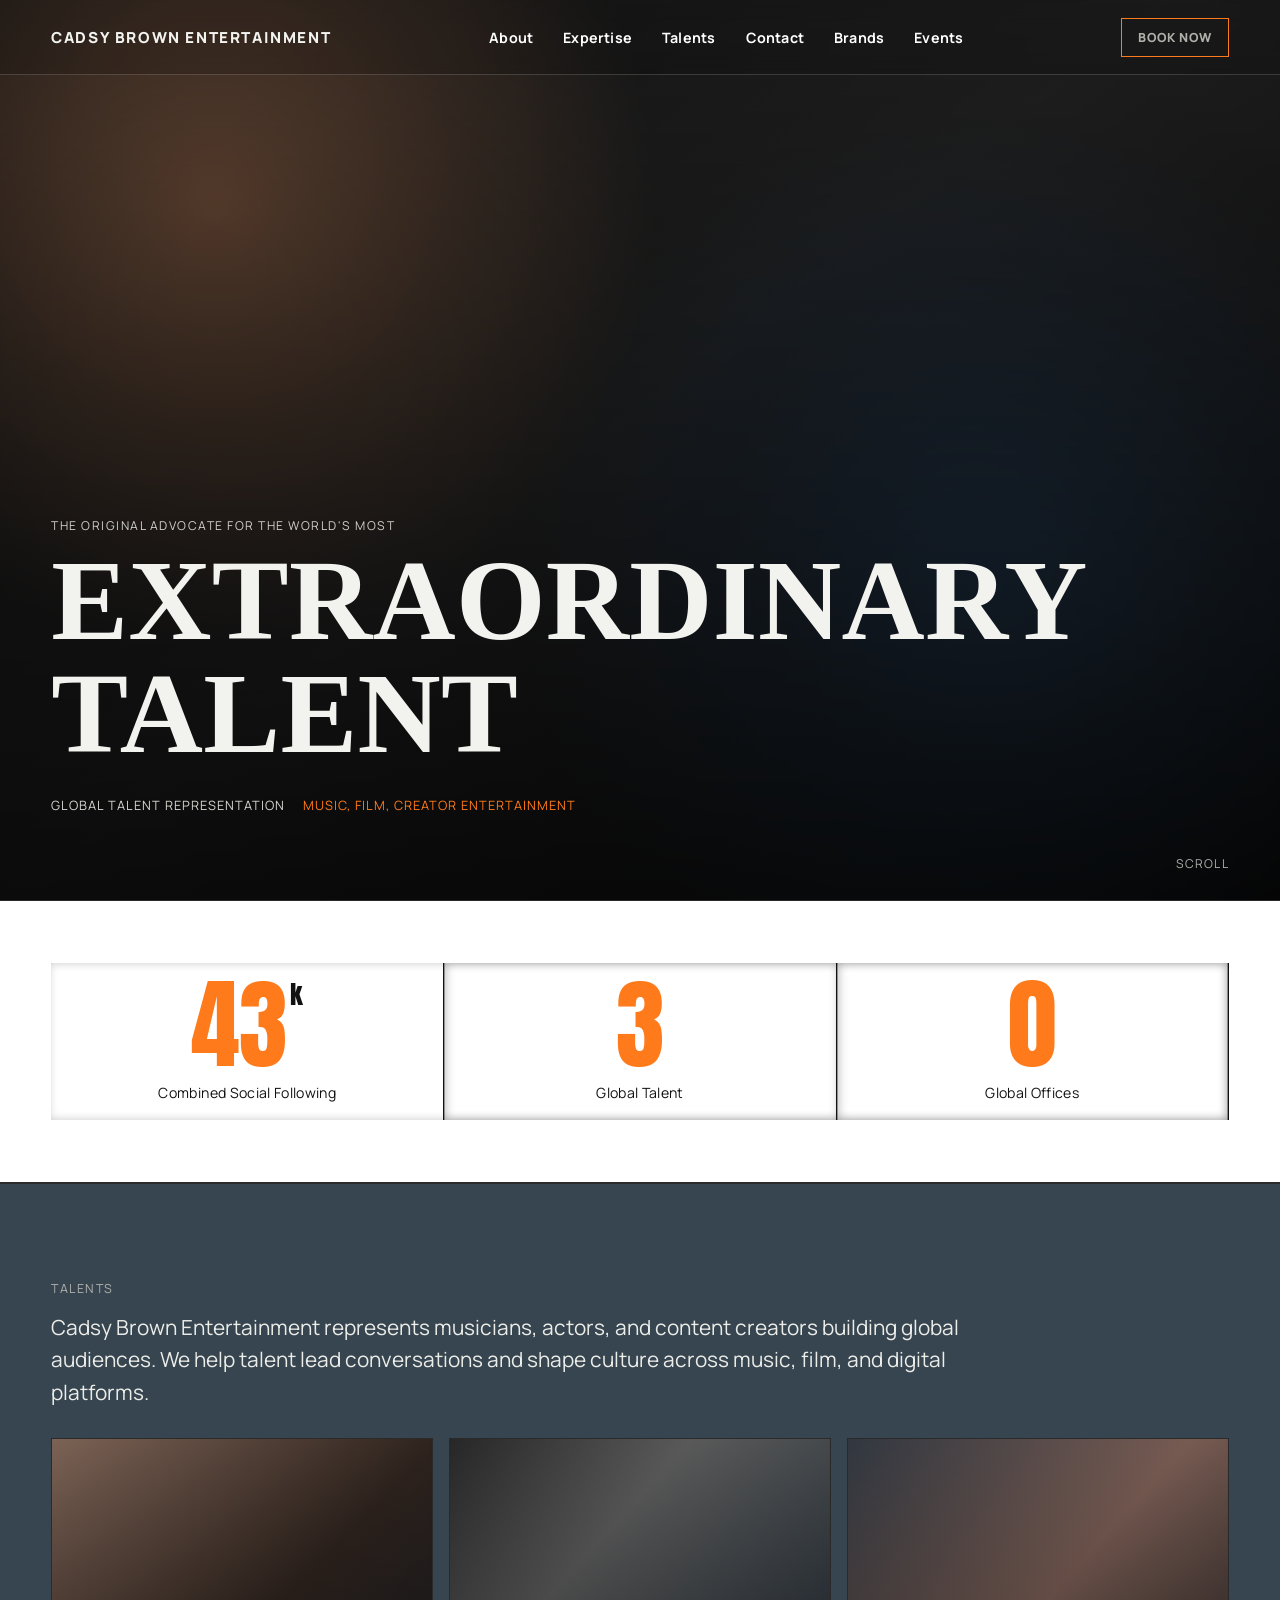
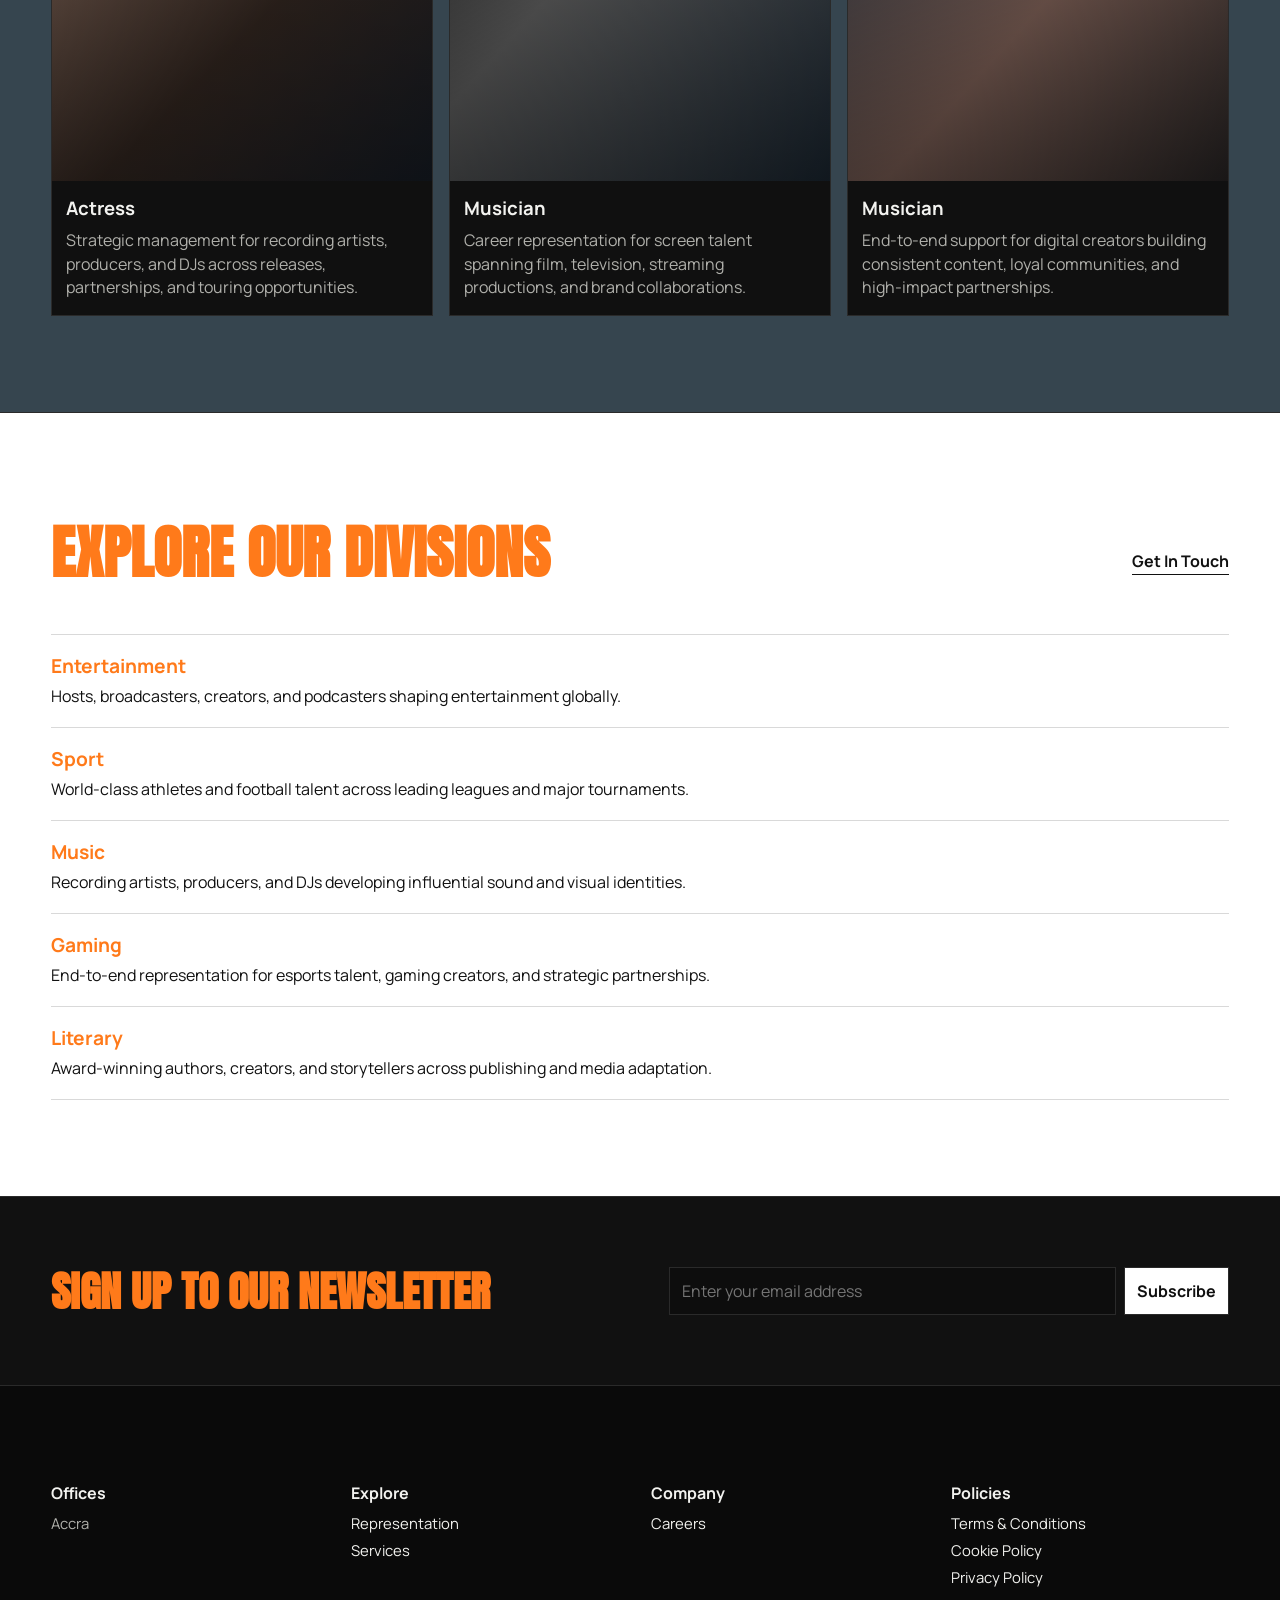
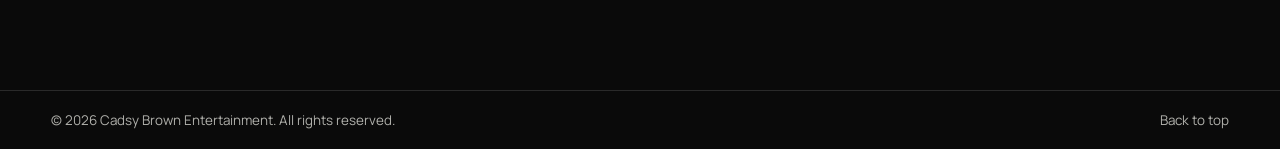
<file: index.html>
<!doctype html>
<html lang="en">
  <head>
    <meta charset="UTF-8" />
    <meta name="viewport" content="width=device-width, initial-scale=1.0" />
    <title>Cadsy Brown Entertainment | Musicians, Actors & Creators</title>
    <meta
      name="description"
      content="Global talent management for musicians, actors, and content creators."
    />
    <link rel="preconnect" href="https://fonts.googleapis.com" />
    <link rel="preconnect" href="https://fonts.gstatic.com" crossorigin />
    <link
      href="https://fonts.googleapis.com/css2?family=Anton&family=Manrope:wght@400;500;700;800&display=swap"
      rel="stylesheet"
    />
    <link rel="stylesheet" href="styles.css" />
  </head>
  <body>
    <!-- Loading Screen -->
    <div id="page-loader" aria-hidden="true">
      <div class="loader-inner">
        <div class="loader-spinner">
          <!-- Base Glow -->
          <div class="loader-glow"></div>
          <!-- Outer Dashed Ring -->
          <div class="loader-ring-outer"></div>
          <!-- Main Arc -->
          <div class="loader-arc-main"></div>
          <!-- Reverse Arc -->
          <div class="loader-arc-reverse"></div>
          <!-- Inner Fast Ring -->
          <div class="loader-ring-inner"></div>
          <!-- Orbital Dot -->
          <div class="loader-orbital">
            <div class="loader-dot"></div>
          </div>
          <!-- Center Core -->
          <div class="loader-core"></div>
        </div>
        <div class="loader-text-wrap">
          <span id="loader-text" class="loader-text">Initializing</span>
        </div>
      </div>
    </div>

    <header class="site-header" id="top">
      <div class="container nav-row">
        <a href="#top" class="brand" aria-label="Cadsy Brown Entertainment home"
          >CADSY BROWN ENTERTAINMENT</a
        >
        <button
          class="menu-toggle"
          aria-expanded="false"
          aria-controls="mainNav"
          aria-label="Open menu"
        >
          <span></span>
          <span></span>
          <span></span>
        </button>
        <nav class="main-nav" id="mainNav">
          <a href="about/" class="desktop-nav-link">About</a>
          <a href="expertise/fashion/" class="desktop-nav-link">Expertise</a>
          <a href="expertise/fashion/" class="desktop-nav-link">Talents</a>
          <a href="contact/" class="desktop-nav-link">Contact</a>
          <a href="brands/" class="desktop-nav-link">Brands</a>
          <a href="events/" class="desktop-nav-link">Events</a>

          <div class="mobile-drawer-content">
            <div class="mobile-drawer-header">
              <a href="#top" class="menu-brand">CADSY BROWN ENTERTAINMENT</a>
            </div>

            <div class="mobile-drawer-list">
              <a
                href="expertise/fashion/"
                class="mobile-drawer-link mobile-drawer-link--primary"
                >For Talents</a
              >
              <a
                href="brands/"
                class="mobile-drawer-link mobile-drawer-link--primary"
                >For Brands</a
              >
              <a
                href="events/"
                class="mobile-drawer-link mobile-drawer-link--primary"
                >For Events</a
              >
              <a href="#top" class="mobile-drawer-link">Home</a>
              <a href="about/" class="mobile-drawer-link">About</a>
              <a href="expertise/fashion/" class="mobile-drawer-link"
                >Expertise</a
              >
              <a href="contact/" class="mobile-drawer-link">Contact</a>
            </div>

            <div class="mobile-drawer-footer">
              <a href="#">Privacy Policy</a>
              <a href="#">Terms</a>
            </div>
          </div>
        </nav>
        <div class="menu-overlay" aria-hidden="true"></div>
        <div class="social-links">
          <a class="book-now-btn" href="mailto:info@cadsybrownent.com"
            >Book Now</a
          >
        </div>
      </div>
    </header>

    <main>
      <section class="hero">
        <div class="hero-media" aria-hidden="true"></div>
        <div class="hero-shade" aria-hidden="true"></div>
        <div class="hero-grain" aria-hidden="true"></div>
        <div class="container hero-content">
          <p class="kicker" id="hero-kicker">
            The Original Advocate For The World's Most
          </p>
          <h1 class="hero-title">
            <span
              class="type-line"
              id="hero-title-line-1"
              data-text="EXTRAORDINARY"
            ></span>
            <span
              class="type-line"
              id="hero-title-line-2"
              data-text="TALENT"
            ></span>
          </h1>
          <div class="hero-meta reveal" data-delay="100">
            <p id="hero-meta-1">Global Talent Representation</p>
            <p id="hero-meta-2">Music, Film, Creator Entertainment</p>
          </div>
        </div>
        <a
          href="expertise/fashion/"
          class="scroll-indicator"
          aria-label="Go to expertise page"
          >Scroll</a
        >
      </section>

      <section class="metrics section-tight">
        <div class="container metrics-grid">
          <article class="reveal" data-delay="50">
            <p class="metric-number">
              <span class="counter" data-target="54">0</span
              ><span class="metric-inline-sign">k</span>
            </p>
            <p class="metric-text">Combined Social Following</p>
          </article>
          <article class="reveal" data-delay="120">
            <p class="metric-number">
              <span class="counter" data-target="4">0</span>
            </p>
            <p class="metric-text">Global Talent</p>
          </article>
          <article class="reveal" data-delay="190">
            <p class="metric-number">
              <span class="counter" data-target="1">0</span>
            </p>
            <p class="metric-text">Global Offices</p>
          </article>
        </div>
      </section>

      <section class="fashion-focus section" id="fashion">
        <div class="container">
          <p class="section-label">Talents</p>
          <p class="lead narrow" id="fashion-lead">
            Cadsy Brown Entertainment represents musicians, actors, and content
            creators building global audiences. We help talent lead
            conversations and shape culture across music, film, and digital
            platforms.
          </p>
          <div class="talent-carousel" id="talent-carousel">
            <button
              class="talent-carousel-nav talent-carousel-prev"
              type="button"
              data-talent-nav="prev"
              aria-label="Previous talent cards"
            >
              �
            </button>
            <div class="fashion-grid" data-max-items="3">
              <article
                class="feature-card reveal"
                id="feature-card-1"
                data-delay="50"
              >
                <div
                  class="feature-image image-1"
                  aria-hidden="true"
                  id="feature-image-1"
                ></div>
                <h3 id="feature-title-1">Actress</h3>
                <p id="feature-body-1">
                  Strategic management for recording artists, producers, and DJs
                  across releases, partnerships, and touring opportunities.
                </p>
              </article>
              <article
                class="feature-card reveal"
                id="feature-card-2"
                data-delay="120"
              >
                <div
                  class="feature-image image-2"
                  aria-hidden="true"
                  id="feature-image-2"
                ></div>
                <h3 id="feature-title-2">Musician</h3>
                <p id="feature-body-2">
                  Career representation for screen talent spanning film,
                  television, streaming productions, and brand collaborations.
                </p>
              </article>
              <article
                class="feature-card reveal"
                id="feature-card-3"
                data-delay="190"
              >
                <div
                  class="feature-image image-3"
                  aria-hidden="true"
                  id="feature-image-3"
                ></div>
                <h3 id="feature-title-3">Musician</h3>
                <p id="feature-body-3">
                  End-to-end support for digital creators building consistent
                  content, loyal communities, and high-impact partnerships.
                </p>
              </article>
            </div>
            <button
              class="talent-carousel-nav talent-carousel-next"
              type="button"
              data-talent-nav="next"
              aria-label="Next talent cards"
            >
              �
            </button>
          </div>
        </div>
      </section>

      <section class="divisions section">
        <div class="container">
          <div class="row-head">
            <h2 class="section-title">Explore Our Divisions</h2>
            <a href="contact/" class="inline-link">Get In Touch</a>
          </div>
          <div class="division-list">
            <article class="division-item reveal" data-delay="40">
              <div class="division-copy">
                <h3 id="division-title-1">Entertainment</h3>
                <p id="division-body-1">
                  Hosts, broadcasters, creators, and podcasters shaping
                  entertainment globally.
                </p>
              </div>
              <div
                class="division-hover-media"
                id="division-image-1"
                aria-hidden="true"
              ></div>
            </article>
            <article class="division-item reveal" data-delay="80">
              <div class="division-copy">
                <h3 id="division-title-2">Sport</h3>
                <p id="division-body-2">
                  World-class athletes and football talent across leading
                  leagues and major tournaments.
                </p>
              </div>
              <div
                class="division-hover-media"
                id="division-image-2"
                aria-hidden="true"
              ></div>
            </article>
            <article class="division-item reveal" data-delay="120">
              <div class="division-copy">
                <h3 id="division-title-3">Music</h3>
                <p id="division-body-3">
                  Recording artists, producers, and DJs developing influential
                  sound and visual identities.
                </p>
              </div>
              <div
                class="division-hover-media"
                id="division-image-3"
                aria-hidden="true"
              ></div>
            </article>
            <article class="division-item reveal" data-delay="160">
              <div class="division-copy">
                <h3 id="division-title-4">Gaming</h3>
                <p id="division-body-4">
                  End-to-end representation for esports talent, gaming creators,
                  and strategic partnerships.
                </p>
              </div>
              <div
                class="division-hover-media"
                id="division-image-4"
                aria-hidden="true"
              ></div>
            </article>
            <article class="division-item reveal" data-delay="200">
              <div class="division-copy">
                <h3 id="division-title-5">Literary</h3>
                <p id="division-body-5">
                  Award-winning authors, creators, and storytellers across
                  publishing and media adaptation.
                </p>
              </div>
              <div
                class="division-hover-media"
                id="division-image-5"
                aria-hidden="true"
              ></div>
            </article>
          </div>
        </div>
      </section>

      <section class="newsletter section-tight">
        <div class="container news-row">
          <h2>Sign up to our newsletter</h2>
          <form
            class="newsletter-form"
            onsubmit="
              event.preventDefault();
              alert('Thanks. You are subscribed.');
            "
          >
            <input
              type="email"
              placeholder="Enter your email address"
              required
            />
            <button type="submit">Subscribe</button>
          </form>
        </div>
      </section>

      <section class="contact section" id="contact">
        <div class="container footer-grid">
          <div>
            <h3>Offices</h3>
            <p>Accra</p>
          </div>
          <div>
            <h3>Explore</h3>
            <p><a href="about/">Representation</a></p>
            <p><a href="expertise/fashion/">Services</a></p>
          </div>
          <div>
            <h3>Company</h3>
            <p><a href="#">Careers</a></p>
          </div>
          <div>
            <h3>Policies</h3>
            <p><a href="#">Terms & Conditions</a></p>
            <p><a href="#">Cookie Policy</a></p>
            <p><a href="#">Privacy Policy</a></p>
          </div>
        </div>
      </section>
    </main>

    <footer class="site-footer">
      <div class="container footer-row">
        <p id="footer-copy">
          � 2026 Cadsy Brown Entertainment. All rights reserved.
        </p>
        <a href="#top">Back to top</a>
      </div>
    </footer>

    <script src="supabase-config.js?v=20260408d"></script>
    <script src="cms.js?v=20260408d"></script>
    <script src="script.js?v=20260408d"></script>
  </body>
</html>
</file>
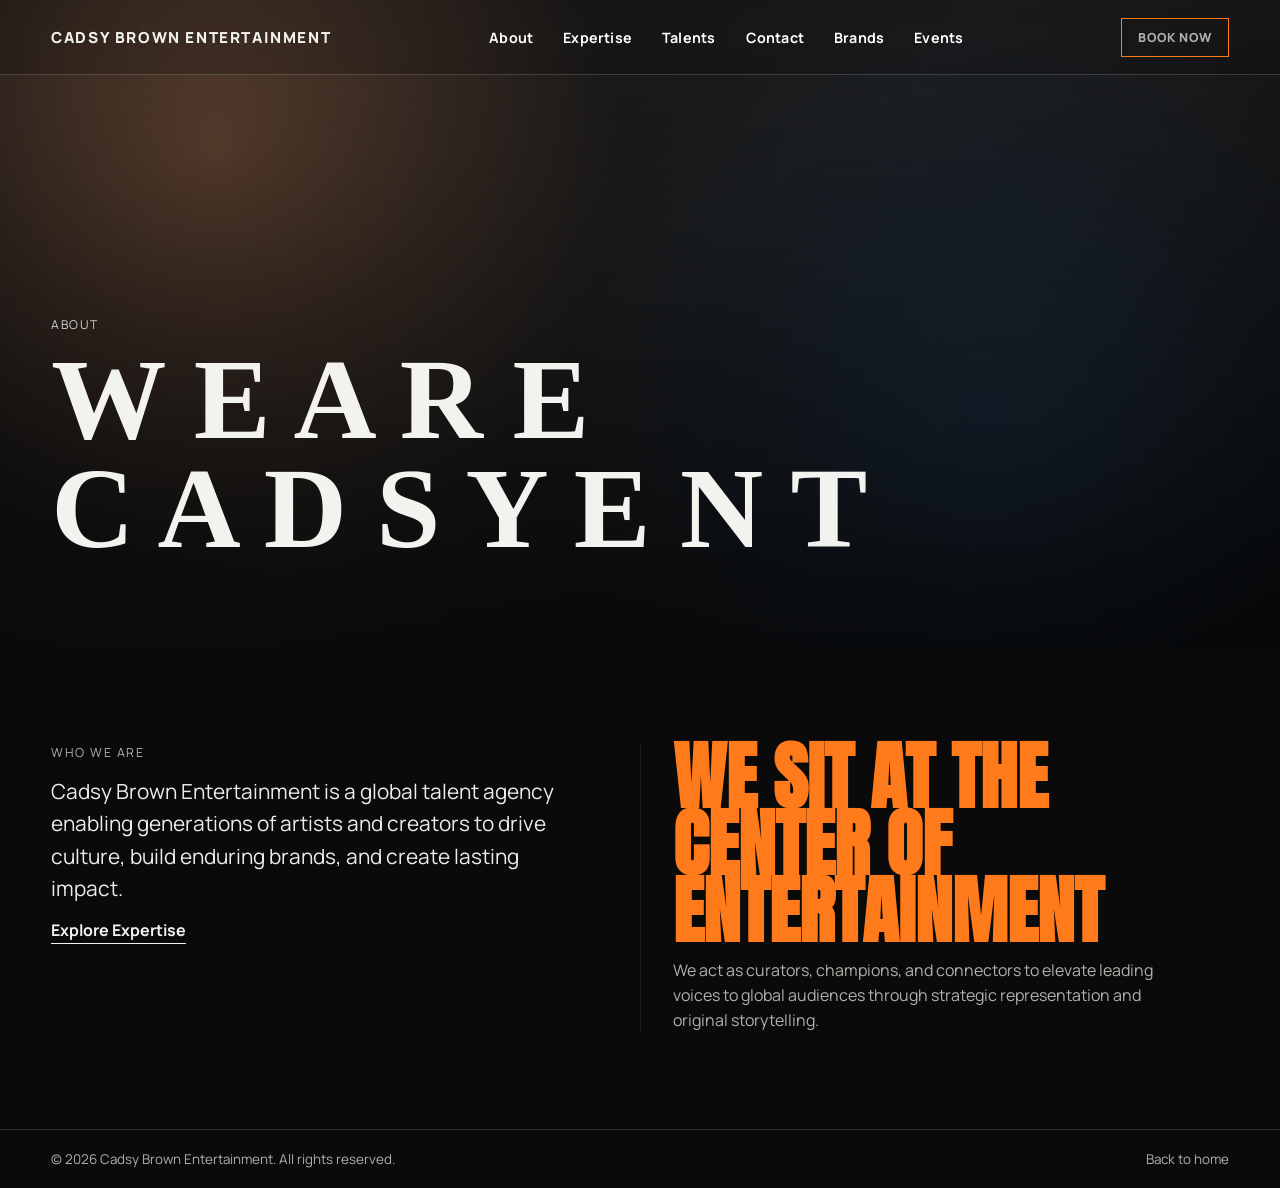
<file: about/index.html>
<!doctype html>
<html lang="en">
  <head>
    <meta charset="UTF-8" />
    <meta name="viewport" content="width=device-width, initial-scale=1.0" />
    <title>Cadsy Brown Entertainment | About</title>
    <meta
      name="description"
      content="About Cadsy Brown Entertainment: global talent representation across culture, fashion, and entertainment."
    />
    <link rel="preconnect" href="https://fonts.googleapis.com" />
    <link rel="preconnect" href="https://fonts.gstatic.com" crossorigin />
    <link
      href="https://fonts.googleapis.com/css2?family=Anton&family=Manrope:wght@400;500;700;800&display=swap"
      rel="stylesheet"
    />
    <link rel="stylesheet" href="../styles.css" />
  </head>
  <body>
    <!-- Loading Screen -->
    <div id="page-loader" aria-hidden="true">
      <div class="loader-inner">
        <div class="loader-spinner">
          <div class="loader-glow"></div>
          <div class="loader-ring-outer"></div>
          <div class="loader-arc-main"></div>
          <div class="loader-arc-reverse"></div>
          <div class="loader-ring-inner"></div>
          <div class="loader-orbital"><div class="loader-dot"></div></div>
          <div class="loader-core"></div>
        </div>
        <div class="loader-text-wrap">
          <span id="loader-text" class="loader-text">Initializing</span>
        </div>
      </div>
    </div>

    <header class="site-header scrolled" id="top">
      <div class="container nav-row">
        <a
          href="../index.html"
          class="brand"
          aria-label="Cadsy Brown Entertainment home"
          >CADSY BROWN ENTERTAINMENT</a
        >
        <button
          class="menu-toggle"
          aria-expanded="false"
          aria-controls="mainNav"
          aria-label="Open menu"
        >
          <span></span>
          <span></span>
          <span></span>
        </button>
        <nav class="main-nav" id="mainNav">
          <a href="../about/" class="desktop-nav-link">About</a>
          <a href="../expertise/fashion/" class="desktop-nav-link">Expertise</a>
          <a href="../expertise/fashion/" class="desktop-nav-link">Talents</a>
          <a href="../contact/" class="desktop-nav-link">Contact</a>
          <a href="../brands/" class="desktop-nav-link">Brands</a>
          <a href="../events/" class="desktop-nav-link">Events</a>
          <div class="mobile-drawer-content">
            <div class="mobile-drawer-header">
              <a href="../index.html#top" class="menu-brand"
                >CADSY BROWN ENTERTAINMENT</a
              >
            </div>

            <div class="mobile-drawer-list">
              <a
                href="../expertise/fashion/"
                class="mobile-drawer-link mobile-drawer-link--primary"
                >For Talents</a
              >
              <a
                href="../brands/"
                class="mobile-drawer-link mobile-drawer-link--primary"
                >For Brands</a
              >
              <a
                href="../events/"
                class="mobile-drawer-link mobile-drawer-link--primary"
                >For Events</a
              >
              <a href="../index.html#top" class="mobile-drawer-link">Home</a>
              <a href="../about/" class="mobile-drawer-link">About</a>
              <a href="../expertise/fashion/" class="mobile-drawer-link"
                >Expertise</a
              >
              <a href="../contact/" class="mobile-drawer-link">Contact</a>
            </div>

            <div class="mobile-drawer-footer">
              <a href="#">Privacy Policy</a>
              <a href="#">Terms</a>
            </div>
          </div>
        </nav>
        <div class="menu-overlay" aria-hidden="true"></div>
        <div class="social-links">
          <a class="book-now-btn" href="mailto:info@cadsybrownent.com"
            >Book Now</a
          >
        </div>
      </div>
    </header>

    <main>
      <section class="hero" style="min-height: 72vh">
        <div class="hero-media" aria-hidden="true"></div>
        <div class="hero-shade" aria-hidden="true"></div>
        <div class="hero-grain" aria-hidden="true"></div>
        <div class="container hero-content">
          <p class="kicker">About</p>
          <h1 class="hero-title">
            <span>W e A r e</span><span>C a d s y e n t</span>
          </h1>
        </div>
      </section>

      <section class="about section" id="about">
        <div class="container about-grid">
          <div>
            <p class="section-label">Who We Are</p>
            <p class="lead">
              Cadsy Brown Entertainment is a global talent agency enabling
              generations of artists and creators to drive culture, build
              enduring brands, and create lasting impact.
            </p>
            <a href="../index.html#expertise" class="inline-link"
              >Explore Expertise</a
            >
          </div>
          <div class="center-copy reveal">
            <h2>WE SIT AT THE CENTER OF ENTERTAINMENT</h2>
            <p>
              We act as curators, champions, and connectors to elevate leading
              voices to global audiences through strategic representation and
              original storytelling.
            </p>
          </div>
        </div>
      </section>
    </main>

    <footer class="site-footer">
      <div class="container footer-row">
        <p id="footer-copy">
          � 2026 Cadsy Brown Entertainment. All rights reserved.
        </p>
        <a href="../index.html">Back to home</a>
      </div>
    </footer>

    <script src="../supabase-config.js?v=20260408d"></script>
    <script src="../cms.js?v=20260408d"></script>
    <script src="../script.js?v=20260408d"></script>
  </body>
</html>
</file>
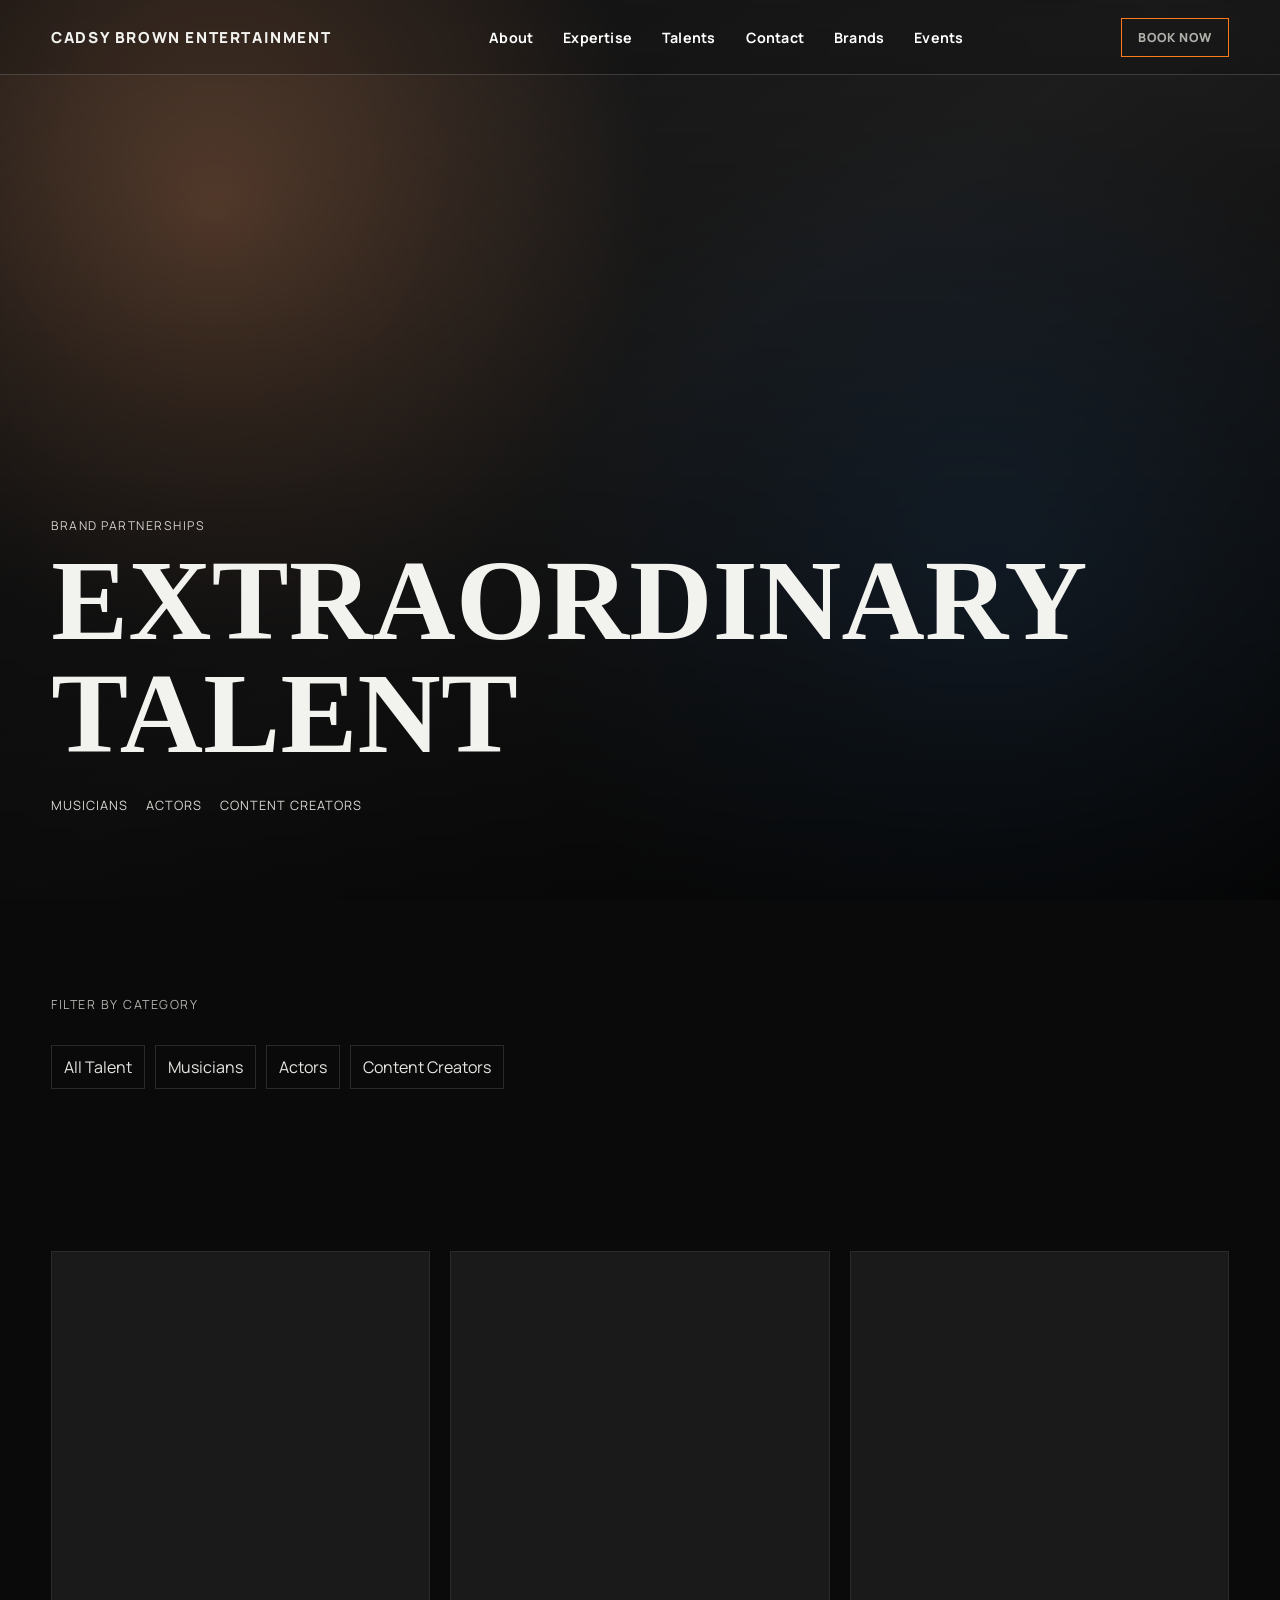
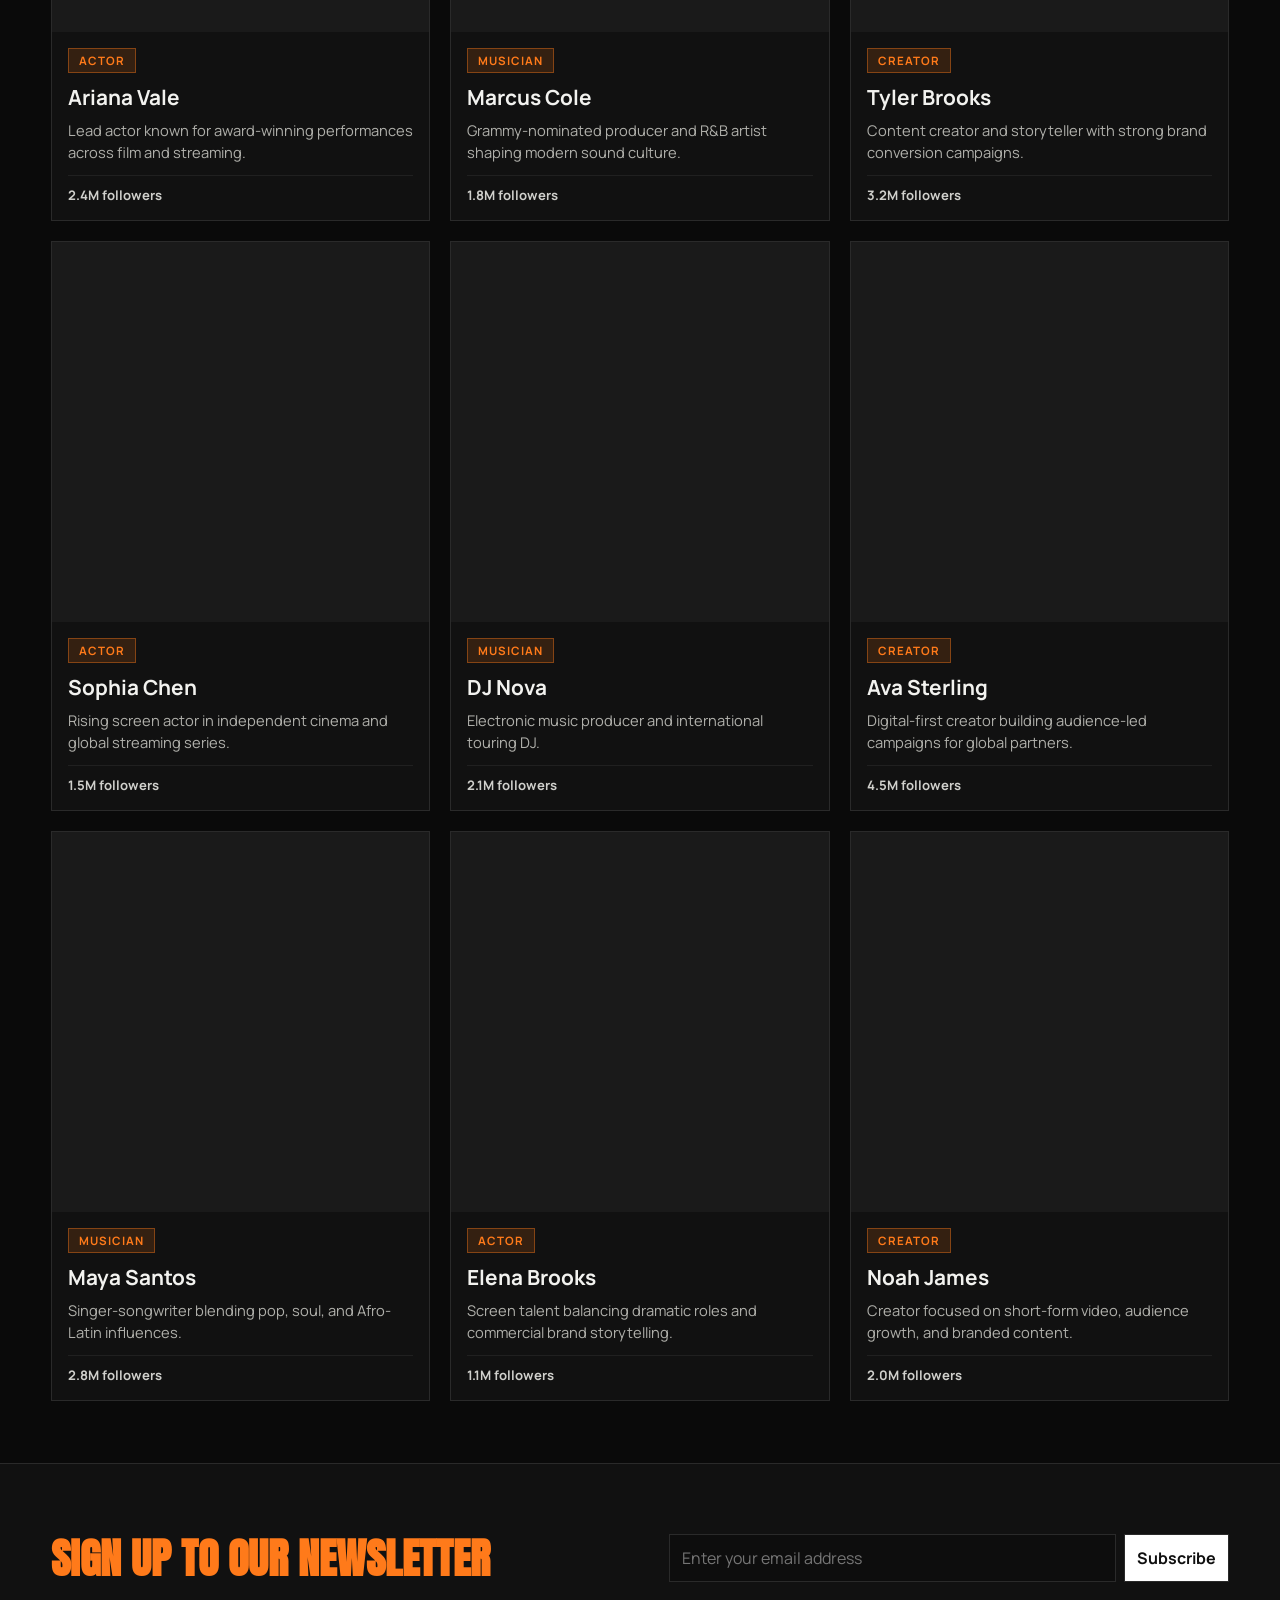
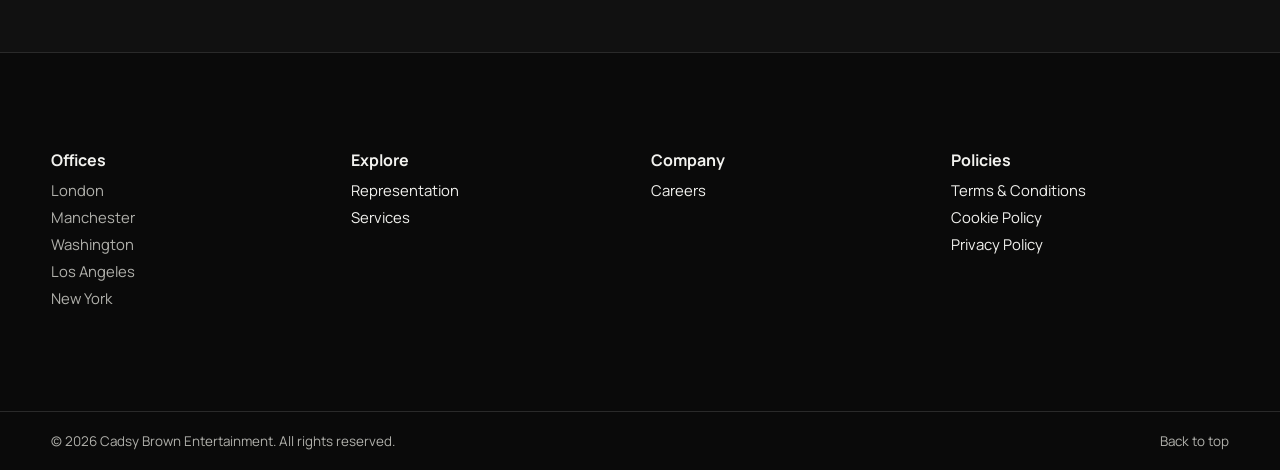
<file: brands/index.html>
<!doctype html>
<html lang="en">
  <head>
    <meta charset="UTF-8" />
    <meta name="viewport" content="width=device-width, initial-scale=1.0" />
    <title>Brands | Cadsy Brown Entertainment</title>
    <meta
      name="description"
      content="Discover Cadsy Brown Entertainment talent for brand collaborations across musicians, actors, and content creators."
    />
    <link rel="preconnect" href="https://fonts.googleapis.com" />
    <link rel="preconnect" href="https://fonts.gstatic.com" crossorigin />
    <link
      href="https://fonts.googleapis.com/css2?family=Anton&family=Manrope:wght@400;500;700;800&display=swap"
      rel="stylesheet"
    />
    <link rel="stylesheet" href="../styles.css" />
  </head>
  <body>
    <!-- Loading Screen -->
    <div id="page-loader" aria-hidden="true">
      <div class="loader-inner">
        <div class="loader-spinner">
          <div class="loader-glow"></div>
          <div class="loader-ring-outer"></div>
          <div class="loader-arc-main"></div>
          <div class="loader-arc-reverse"></div>
          <div class="loader-ring-inner"></div>
          <div class="loader-orbital"><div class="loader-dot"></div></div>
          <div class="loader-core"></div>
        </div>
        <div class="loader-text-wrap">
          <span id="loader-text" class="loader-text">Initializing</span>
        </div>
      </div>
    </div>

    <header class="site-header" id="top">
      <div class="container nav-row">
        <a
          href="../#top"
          class="brand"
          aria-label="Cadsy Brown Entertainment home"
          >CADSY BROWN ENTERTAINMENT</a
        >
        <button
          class="menu-toggle"
          aria-expanded="false"
          aria-controls="mainNav"
          aria-label="Open menu"
        >
          <span></span>
          <span></span>
          <span></span>
        </button>
        <nav class="main-nav" id="mainNav">
          <a href="../about/" class="desktop-nav-link">About</a>
          <a href="../expertise/fashion/" class="desktop-nav-link">Expertise</a>
          <a href="../expertise/fashion/" class="desktop-nav-link">Talents</a>
          <a href="../contact/" class="desktop-nav-link">Contact</a>
          <a href="../brands/" class="desktop-nav-link">Brands</a>
          <a href="../events/" class="desktop-nav-link">Events</a>
          <div class="mobile-drawer-content">
            <div class="mobile-drawer-header">
              <a href="../index.html#top" class="menu-brand"
                >CADSY BROWN ENTERTAINMENT</a
              >
            </div>

            <div class="mobile-drawer-list">
              <a href="../expertise/fashion/" class="mobile-drawer-link mobile-drawer-link--primary">For Talents</a>
              <a href="../brands/" class="mobile-drawer-link mobile-drawer-link--primary">For Brands</a>
              <a href="../events/" class="mobile-drawer-link mobile-drawer-link--primary">For Events</a>
              <a href="../index.html#top" class="mobile-drawer-link">Home</a>
              <a href="../about/" class="mobile-drawer-link">About</a>
              <a href="../expertise/fashion/" class="mobile-drawer-link">Expertise</a>
              <a href="../contact/" class="mobile-drawer-link">Contact</a>
            </div>

            <div class="mobile-drawer-footer">
              <a href="#">Privacy Policy</a>
              <a href="#">Terms</a>
            </div>
          </div>
        </nav>
        <div class="menu-overlay" aria-hidden="true"></div>
        <div class="social-links">
          <a class="book-now-btn" href="mailto:info@cadsybrownent.com"
            >Book Now</a
          >
        </div>
      </div>
    </header>

    <main>
      <section class="hero">
        <div class="hero-media" aria-hidden="true"></div>
        <div class="hero-shade" aria-hidden="true"></div>
        <div class="hero-grain" aria-hidden="true"></div>
        <div class="container hero-content">
          <p class="kicker">Brand Partnerships</p>
          <h1 class="hero-title">
            <span
              class="type-line"
              id="hero-title-line-1"
              data-text="BRAND"
            ></span>
            <span
              class="type-line"
              id="hero-title-line-2"
              data-text="ROSTER"
            ></span>
          </h1>
          <div class="hero-meta reveal" data-delay="100">
            <p>Musicians</p>
            <p>Actors</p>
            <p>Content Creators</p>
          </div>
        </div>
      </section>

      <section class="section">
        <div class="container">
          <div class="row-head">
            <p class="section-label">Filter By Category</p>
          </div>
          <div class="taxonomy">
            <a href="#" data-filter="all" class="filter-btn active"
              >All Talent</a
            >
            <a href="#" data-filter="musician" class="filter-btn">Musicians</a>
            <a href="#" data-filter="actor" class="filter-btn">Actors</a>
            <a href="#" data-filter="creator" class="filter-btn"
              >Content Creators</a
            >
          </div>
        </div>
      </section>

      <section class="section-tight">
        <div class="container">
          <div class="talent-grid" id="talentGrid">
            <!-- Talent cards will be populated by CMS -->
          </div>
        </div>
      </section>

      <section class="newsletter section-tight">
        <div class="container news-row">
          <h2>Sign up to our newsletter</h2>
          <form
            class="newsletter-form"
            onsubmit="
              event.preventDefault();
              alert('Thanks. You are subscribed.');
            "
          >
            <input
              type="email"
              placeholder="Enter your email address"
              required
            />
            <button type="submit">Subscribe</button>
          </form>
        </div>
      </section>

      <section class="contact section" id="contact">
        <div class="container footer-grid">
          <div>
            <h3>Offices</h3>
            <p>London</p>
            <p>Manchester</p>
            <p>Washington</p>
            <p>Los Angeles</p>
            <p>New York</p>
          </div>
          <div>
            <h3>Explore</h3>
            <p><a href="../about/">Representation</a></p>
            <p><a href="../expertise/fashion/">Services</a></p>
          </div>
          <div>
            <h3>Company</h3>
            <p><a href="#">Careers</a></p>
          </div>
          <div>
            <h3>Policies</h3>
            <p><a href="#">Terms & Conditions</a></p>
            <p><a href="#">Cookie Policy</a></p>
            <p><a href="#">Privacy Policy</a></p>
          </div>
        </div>
      </section>
    </main>

    <footer class="site-footer">
      <div class="container footer-row">
        <p>© 2026 Cadsy Brown Entertainment. All rights reserved.</p>
        <a href="#top">Back to top</a>
      </div>
    </footer>

    <script src="../supabase-config.js?v=20260408d"></script>
    <script src="../cms.js?v=20260408d"></script>
    <script src="brands.js"></script>
    <script src="../script.js?v=20260408d"></script>
  </body>
</html>
</file>
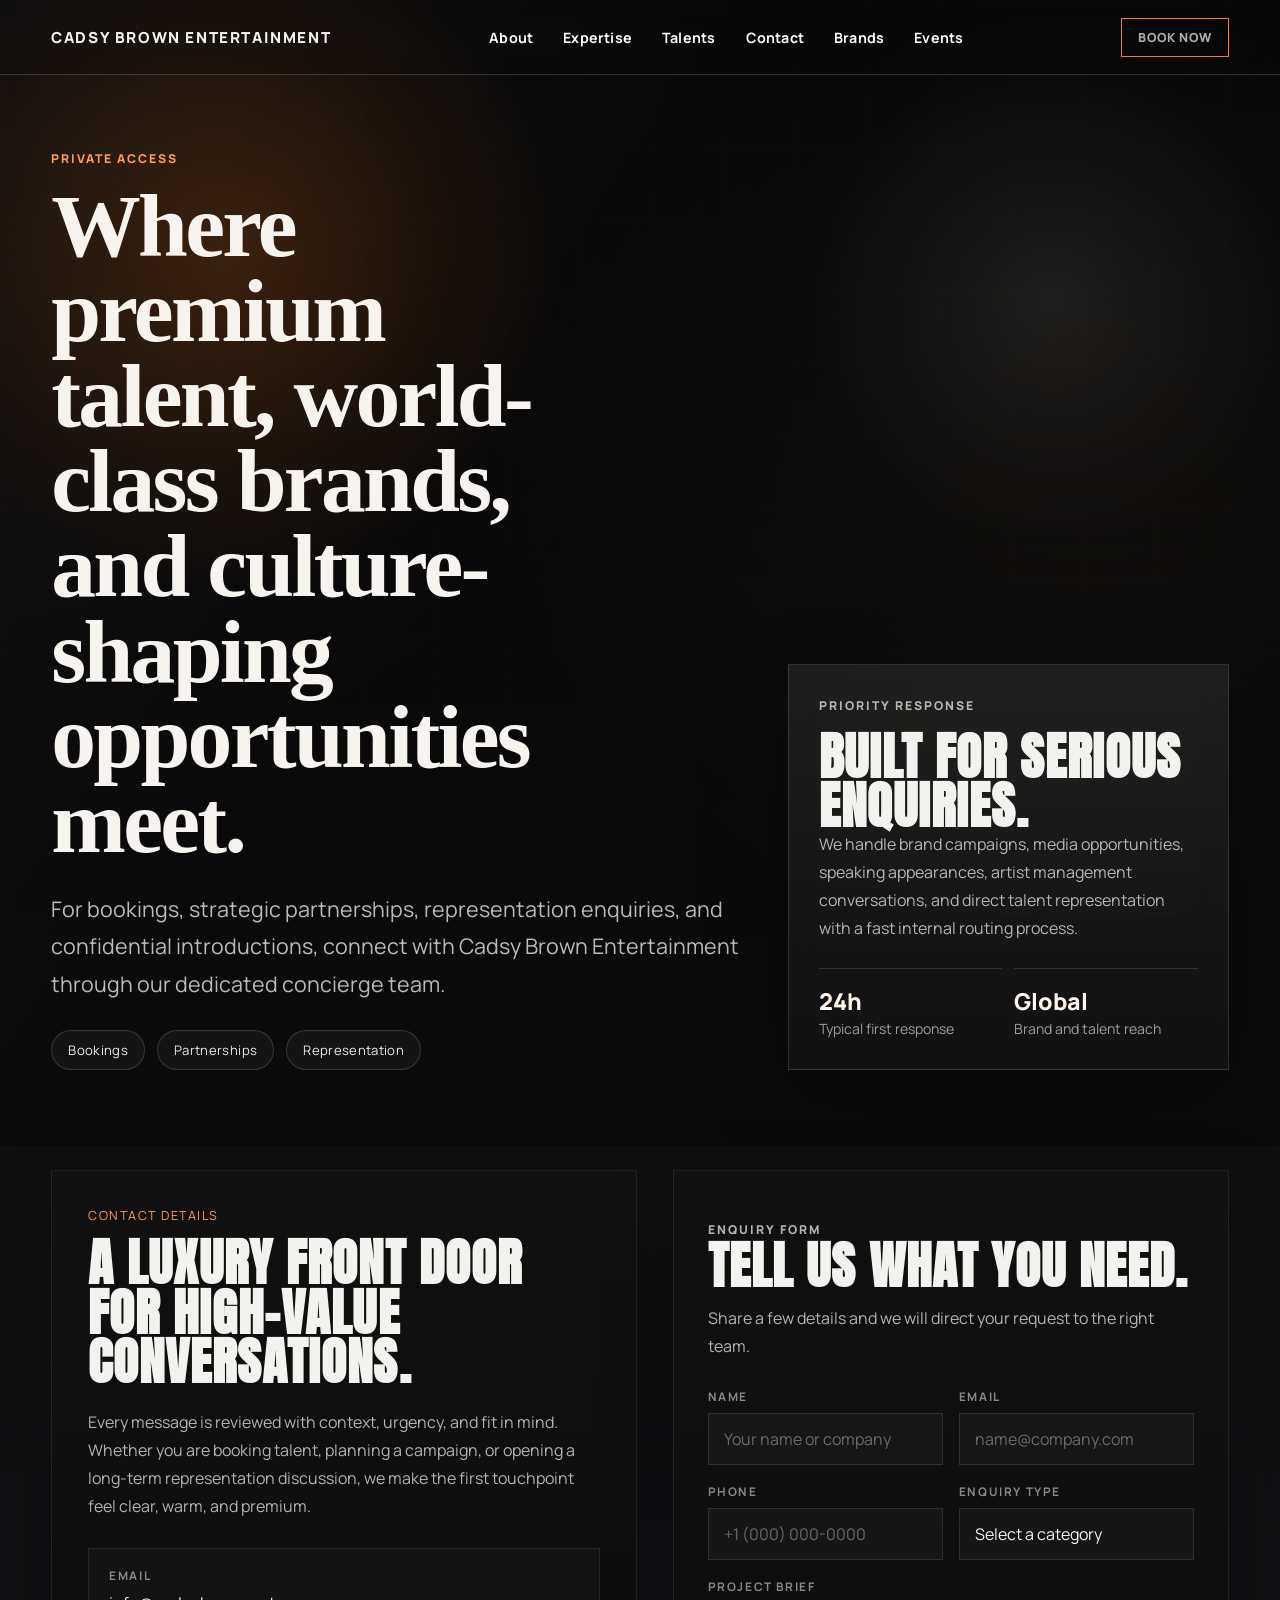
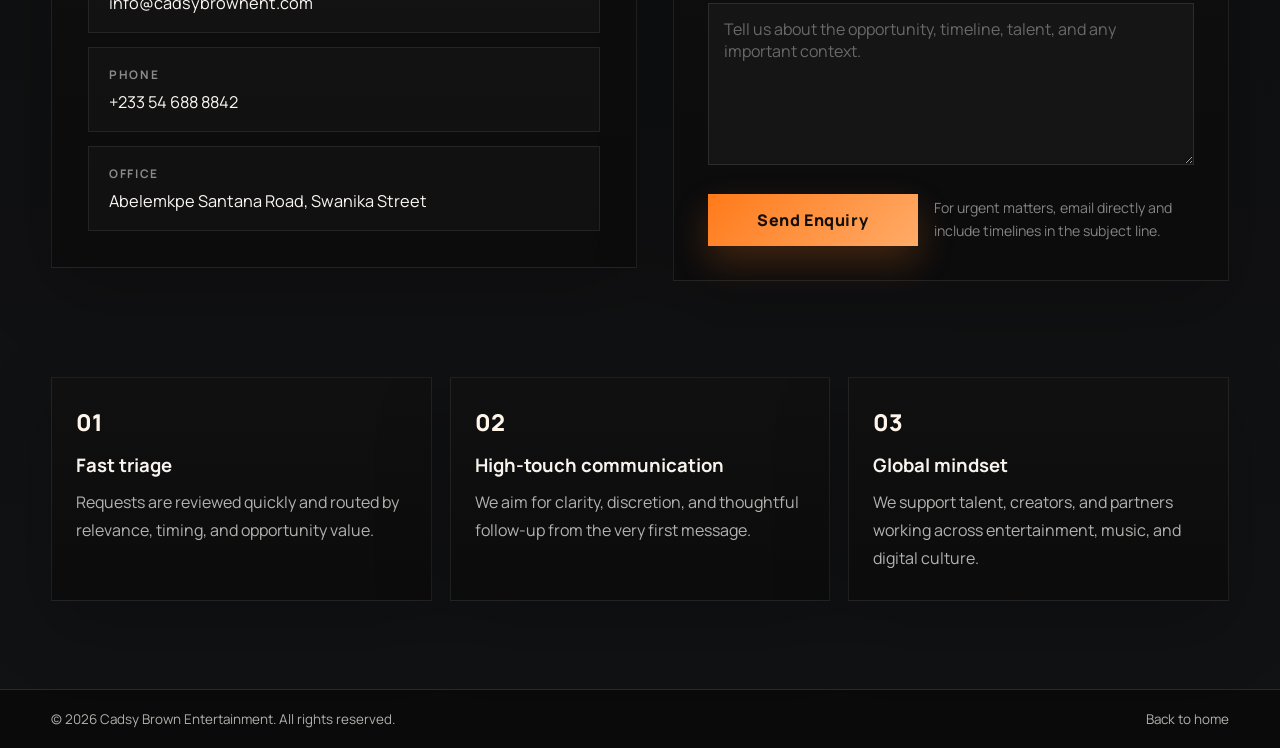
<file: contact/index.html>
<!doctype html>
<html lang="en">
  <head>
    <meta charset="UTF-8" />
    <meta name="viewport" content="width=device-width, initial-scale=1.0" />
    <title>Cadsy Brown Entertainment | Contact</title>
    <meta
      name="description"
      content="Contact Cadsy Brown Entertainment for bookings, partnerships, and representation enquiries."
    />
    <link rel="preconnect" href="https://fonts.googleapis.com" />
    <link rel="preconnect" href="https://fonts.gstatic.com" crossorigin />
    <link
      href="https://fonts.googleapis.com/css2?family=Anton&family=Manrope:wght@400;500;700;800&display=swap"
      rel="stylesheet"
    />
    <link rel="stylesheet" href="../styles.css" />
  </head>
  <body>
    <!-- Loading Screen -->
    <div id="page-loader" aria-hidden="true">
      <div class="loader-inner">
        <div class="loader-spinner">
          <div class="loader-glow"></div>
          <div class="loader-ring-outer"></div>
          <div class="loader-arc-main"></div>
          <div class="loader-arc-reverse"></div>
          <div class="loader-ring-inner"></div>
          <div class="loader-orbital"><div class="loader-dot"></div></div>
          <div class="loader-core"></div>
        </div>
        <div class="loader-text-wrap">
          <span id="loader-text" class="loader-text">Initializing</span>
        </div>
      </div>
    </div>

    <header class="site-header scrolled" id="top">
      <div class="container nav-row">
        <a
          href="../index.html"
          class="brand"
          aria-label="Cadsy Brown Entertainment home"
          >CADSY BROWN ENTERTAINMENT</a
        >
        <button
          class="menu-toggle"
          aria-expanded="false"
          aria-controls="mainNav"
          aria-label="Open menu"
        >
          <span></span>
          <span></span>
          <span></span>
        </button>
        <nav class="main-nav" id="mainNav">
          <a href="../about/" class="desktop-nav-link">About</a>
          <a href="../expertise/fashion/" class="desktop-nav-link">Expertise</a>
          <a href="../expertise/fashion/" class="desktop-nav-link">Talents</a>
          <a href="../contact/" class="desktop-nav-link">Contact</a>
          <a href="../brands/" class="desktop-nav-link">Brands</a>
          <a href="../events/" class="desktop-nav-link">Events</a>
          <div class="mobile-drawer-content">
            <div class="mobile-drawer-header">
              <a href="../index.html#top" class="menu-brand"
                >CADSY BROWN ENTERTAINMENT</a
              >
            </div>
            <div class="mobile-drawer-list">
              <a
                href="../expertise/fashion/"
                class="mobile-drawer-link mobile-drawer-link--primary"
                >For Talents</a
              >
              <a
                href="../brands/"
                class="mobile-drawer-link mobile-drawer-link--primary"
                >For Brands</a
              >
              <a
                href="../events/"
                class="mobile-drawer-link mobile-drawer-link--primary"
                >For Events</a
              >
              <a href="../index.html#top" class="mobile-drawer-link">Home</a>
              <a href="../about/" class="mobile-drawer-link">About</a>
              <a href="../expertise/fashion/" class="mobile-drawer-link"
                >Expertise</a
              >
              <a href="../contact/" class="mobile-drawer-link">Contact</a>
            </div>
            <div class="mobile-drawer-footer">
              <a href="#">Privacy Policy</a>
              <a href="#">Terms</a>
            </div>
          </div>
        </nav>
        <div class="menu-overlay" aria-hidden="true"></div>
        <div class="social-links">
          <a class="book-now-btn" href="mailto:info@cadsybrownent.com"
            >Book Now</a
          >
        </div>
      </div>
    </header>

    <main class="contact-page">
      <section class="contact-hero">
        <div class="contact-hero-backdrop" aria-hidden="true"></div>
        <div class="contact-hero-grid-lines" aria-hidden="true"></div>
        <div class="container contact-hero-layout">
          <div class="contact-hero-copy">
            <p class="contact-eyebrow">Private Access</p>
            <h1 class="contact-hero-title">
              Where premium talent, world-class brands, and culture-shaping
              opportunities meet.
            </h1>
            <p class="contact-hero-lead">
              For bookings, strategic partnerships, representation enquiries,
              and confidential introductions, connect with Cadsy Brown
              Entertainment through our dedicated concierge team.
            </p>
            <div class="contact-hero-meta reveal" data-delay="80">
              <span>Bookings</span>
              <span>Partnerships</span>
              <span>Representation</span>
            </div>
          </div>
          <aside class="contact-hero-panel reveal" data-delay="140">
            <p class="contact-panel-label">Priority Response</p>
            <h2>Built for serious enquiries.</h2>
            <p>
              We handle brand campaigns, media opportunities, speaking
              appearances, artist management conversations, and direct talent
              representation with a fast internal routing process.
            </p>
            <div class="contact-panel-stats">
              <div>
                <strong>24h</strong>
                <span>Typical first response</span>
              </div>
              <div>
                <strong>Global</strong>
                <span>Brand and talent reach</span>
              </div>
            </div>
          </aside>
        </div>
      </section>

      <section class="contact-showcase section">
        <div class="container contact-showcase-grid">
          <div class="contact-story reveal" data-delay="40">
            <p class="section-label contact-accent-label">Contact Details</p>
            <h2 class="contact-story-title">
              A luxury front door for high-value conversations.
            </h2>
            <p class="contact-story-copy">
              Every message is reviewed with context, urgency, and fit in mind.
              Whether you are booking talent, planning a campaign, or opening a
              long-term representation discussion, we make the first touchpoint
              feel clear, warm, and premium.
            </p>
            <div class="contact-signals">
              <div class="contact-signal-card">
                <span class="contact-signal-kicker">Email</span>
                <a href="mailto:info@cadsybrownent.com"
                  >info@cadsybrownent.com</a
                >
              </div>
              <div class="contact-signal-card">
                <span class="contact-signal-kicker">Phone</span>
                <a href="tel:+233546888842">+233 54 688 8842</a>
              </div>
              <div class="contact-signal-card">
                <span class="contact-signal-kicker">Office</span>
                <p>Abelemkpe Santana Road, Swanika Street</p>
              </div>
            </div>
          </div>

          <div class="contact-inquiry-shell reveal" data-delay="120">
            <div class="contact-inquiry-head">
              <p class="contact-panel-label">Enquiry Form</p>
              <h2>Tell us what you need.</h2>
              <p>
                Share a few details and we will direct your request to the right
                team.
              </p>
            </div>
            <form
              class="contact-lux-form"
              onsubmit="
                event.preventDefault();
                alert('Thanks. We received your message.');
              "
            >
              <div class="contact-form-row">
                <label>
                  <span>Name</span>
                  <input
                    type="text"
                    placeholder="Your name or company"
                    required
                  />
                </label>
                <label>
                  <span>Email</span>
                  <input type="email" placeholder="name@company.com" required />
                </label>
              </div>
              <div class="contact-form-row">
                <label>
                  <span>Phone</span>
                  <input type="tel" placeholder="+1 (000) 000-0000" />
                </label>
                <label>
                  <span>Enquiry Type</span>
                  <select required>
                    <option value="">Select a category</option>
                    <option>Bookings</option>
                    <option>Brand Partnership</option>
                    <option>Representation</option>
                    <option>Press / Media</option>
                  </select>
                </label>
              </div>
              <label class="contact-form-message">
                <span>Project Brief</span>
                <textarea
                  rows="6"
                  placeholder="Tell us about the opportunity, timeline, talent, and any important context."
                  required
                ></textarea>
              </label>
              <div class="contact-form-actions">
                <button type="submit">Send Enquiry</button>
                <p>
                  For urgent matters, email directly and include timelines in
                  the subject line.
                </p>
              </div>
            </form>
          </div>
        </div>
      </section>

      <section class="contact-assurance">
        <div class="container contact-assurance-grid">
          <article class="contact-assurance-card reveal" data-delay="40">
            <span>01</span>
            <h3>Fast triage</h3>
            <p>
              Requests are reviewed quickly and routed by relevance, timing, and
              opportunity value.
            </p>
          </article>
          <article class="contact-assurance-card reveal" data-delay="100">
            <span>02</span>
            <h3>High-touch communication</h3>
            <p>
              We aim for clarity, discretion, and thoughtful follow-up from the
              very first message.
            </p>
          </article>
          <article class="contact-assurance-card reveal" data-delay="160">
            <span>03</span>
            <h3>Global mindset</h3>
            <p>
              We support talent, creators, and partners working across
              entertainment, music, and digital culture.
            </p>
          </article>
        </div>
      </section>
    </main>

    <footer class="site-footer">
      <div class="container footer-row">
        <p id="footer-copy">
          © 2026 Cadsy Brown Entertainment. All rights reserved.
        </p>
        <a href="../index.html">Back to home</a>
      </div>
    </footer>

    <script src="../supabase-config.js?v=20260408d"></script>
    <script src="../cms.js?v=20260408d"></script>
    <script src="../script.js?v=20260408d"></script>
  </body>
</html>
</file>
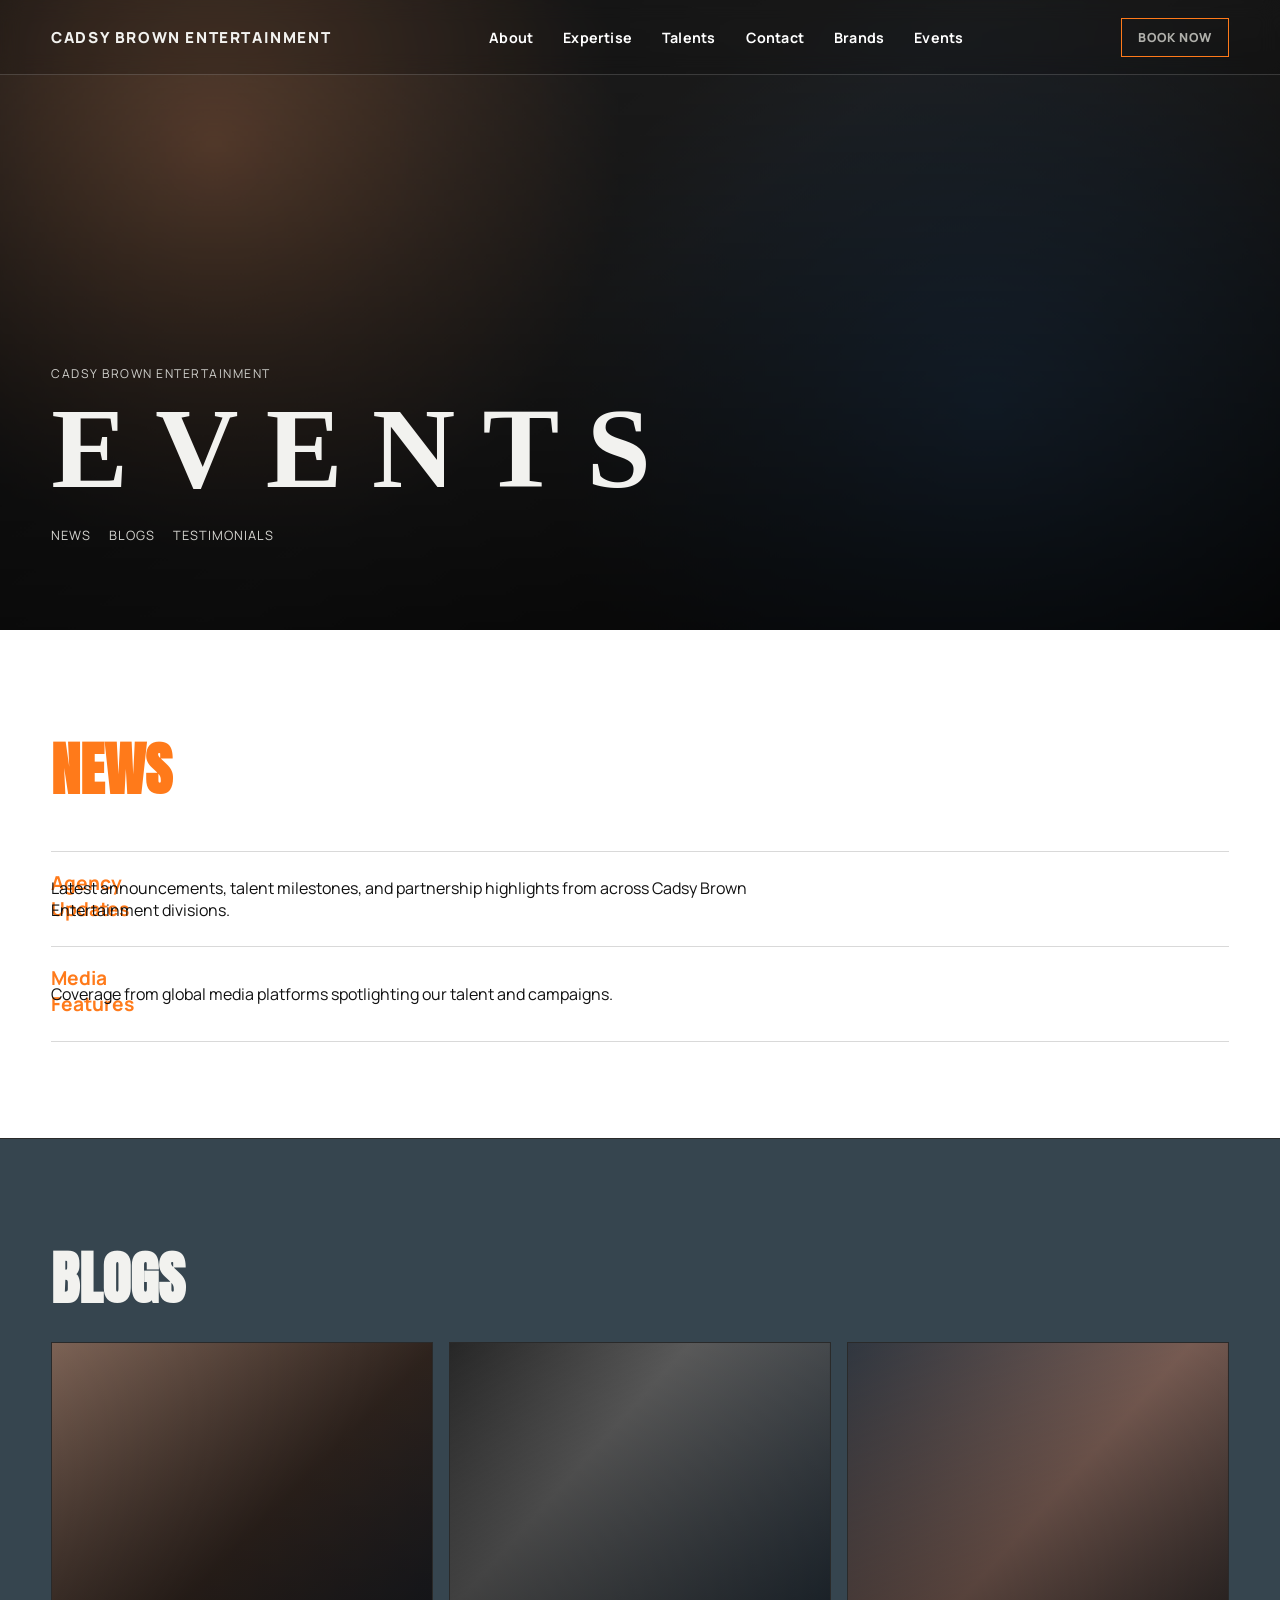
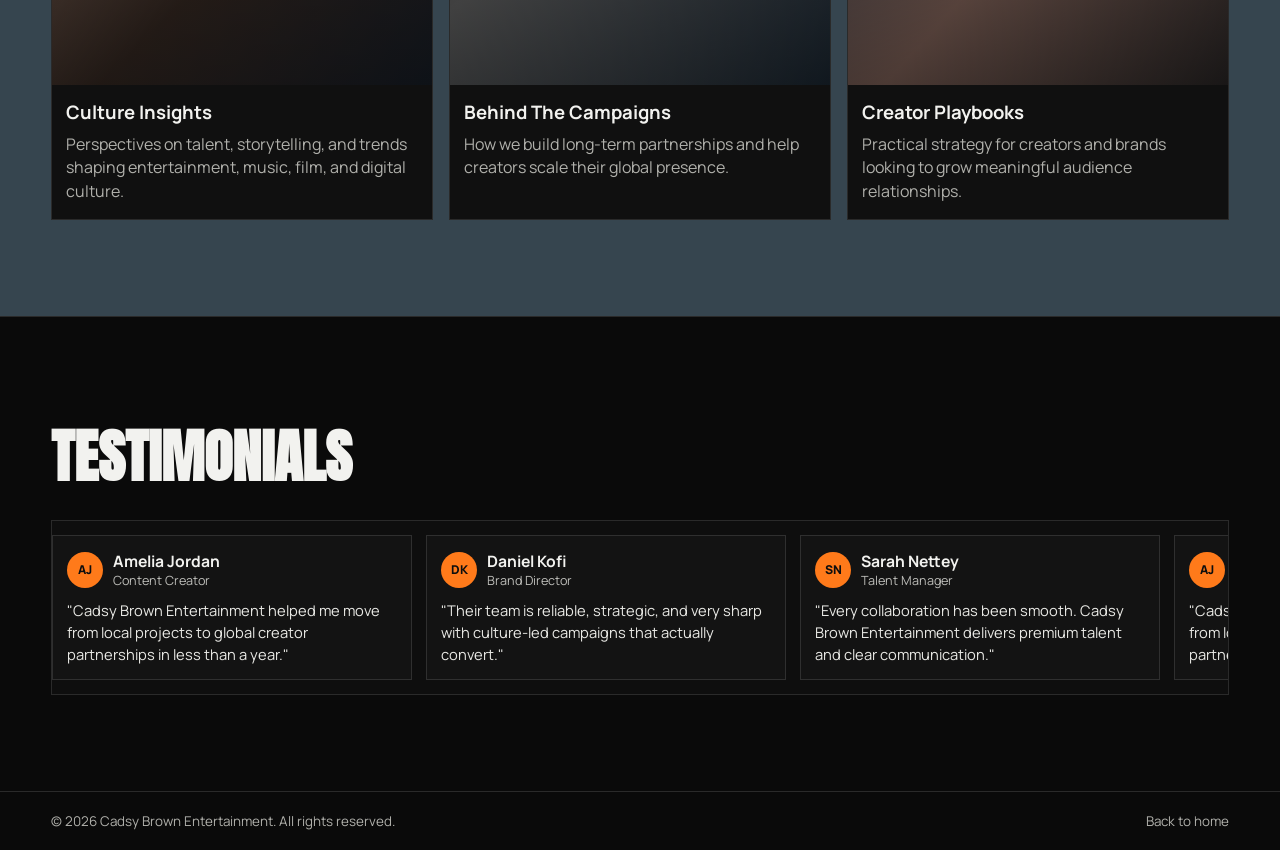
<file: events/index.html>
<!doctype html>
<html lang="en">
  <head>
    <meta charset="UTF-8" />
    <meta name="viewport" content="width=device-width, initial-scale=1.0" />
    <title>Cadsy Brown Entertainment | Events</title>
    <meta
      name="description"
      content="Cadsy Brown Entertainment events, featuring news, blogs, and testimonials."
    />
    <link rel="preconnect" href="https://fonts.googleapis.com" />
    <link rel="preconnect" href="https://fonts.gstatic.com" crossorigin />
    <link
      href="https://fonts.googleapis.com/css2?family=Anton&family=Manrope:wght@400;500;700;800&display=swap"
      rel="stylesheet"
    />
    <link rel="stylesheet" href="../styles.css" />
  </head>
  <body>
    <!-- Loading Screen -->
    <div id="page-loader" aria-hidden="true">
      <div class="loader-inner">
        <div class="loader-spinner">
          <div class="loader-glow"></div>
          <div class="loader-ring-outer"></div>
          <div class="loader-arc-main"></div>
          <div class="loader-arc-reverse"></div>
          <div class="loader-ring-inner"></div>
          <div class="loader-orbital"><div class="loader-dot"></div></div>
          <div class="loader-core"></div>
        </div>
        <div class="loader-text-wrap">
          <span id="loader-text" class="loader-text">Initializing</span>
        </div>
      </div>
    </div>

    <header class="site-header scrolled" id="top">
      <div class="container nav-row">
        <a
          href="../index.html"
          class="brand"
          aria-label="Cadsy Brown Entertainment home"
          >CADSY BROWN ENTERTAINMENT</a
        >
        <button
          class="menu-toggle"
          aria-expanded="false"
          aria-controls="mainNav"
          aria-label="Open menu"
        >
          <span></span>
          <span></span>
          <span></span>
        </button>
        <nav class="main-nav" id="mainNav">
          <a href="../about/" class="desktop-nav-link">About</a>
          <a href="../expertise/fashion/" class="desktop-nav-link">Expertise</a>
          <a href="../expertise/fashion/" class="desktop-nav-link">Talents</a>
          <a href="../contact/" class="desktop-nav-link">Contact</a>
          <a href="../brands/" class="desktop-nav-link">Brands</a>
          <a href="../events/" class="desktop-nav-link">Events</a>
          <div class="mobile-drawer-content">
            <div class="mobile-drawer-header">
              <a href="../index.html#top" class="menu-brand"
                >CADSY BROWN ENTERTAINMENT</a
              >
            </div>
            <div class="mobile-drawer-list">
              <a
                href="../expertise/fashion/"
                class="mobile-drawer-link mobile-drawer-link--primary"
                >For Talents</a
              >
              <a
                href="../brands/"
                class="mobile-drawer-link mobile-drawer-link--primary"
                >For Brands</a
              >
              <a
                href="../events/"
                class="mobile-drawer-link mobile-drawer-link--primary"
                >For Events</a
              >
              <a href="../index.html#top" class="mobile-drawer-link">Home</a>
              <a href="../about/" class="mobile-drawer-link">About</a>
              <a href="../expertise/fashion/" class="mobile-drawer-link"
                >Expertise</a
              >
              <a href="../contact/" class="mobile-drawer-link">Contact</a>
            </div>
            <div class="mobile-drawer-footer">
              <a href="#">Privacy Policy</a>
              <a href="#">Terms</a>
            </div>
          </div>
        </nav>
        <div class="menu-overlay" aria-hidden="true"></div>
        <div class="social-links">
          <a class="book-now-btn" href="mailto:info@cadsybrownent.com"
            >Book Now</a
          >
        </div>
      </div>
    </header>

    <main>
      <section class="hero" style="min-height: 70vh">
        <div class="hero-media" aria-hidden="true"></div>
        <div class="hero-shade" aria-hidden="true"></div>
        <div class="hero-grain" aria-hidden="true"></div>
        <div class="container hero-content">
          <p class="kicker">Cadsy Brown Entertainment</p>
          <h1 class="hero-title"><span>E v e n t s</span></h1>
          <div class="hero-meta reveal" data-delay="70">
            <p>News</p>
            <p>Blogs</p>
            <p>Testimonials</p>
          </div>
        </div>
      </section>

      <section class="section" id="news">
        <div class="container">
          <div class="row-head">
            <h2 class="section-title">News</h2>
          </div>
          <div class="division-list" id="news-list"></div>
        </div>
      </section>

      <section class="fashion-focus section" id="blogs">
        <div class="container">
          <h2 class="section-title">Blogs</h2>
          <div class="fashion-grid" id="blogs-list"></div>
        </div>
      </section>

      <section class="section" id="testimonials">
        <div class="container">
          <h2 class="section-title">Testimonials</h2>
          <div class="testimonials-marquee" aria-label="Client feedback">
            <div class="testimonials-track" id="testimonials-track"></div>
          </div>
        </div>
      </section>
    </main>

    <footer class="site-footer">
      <div class="container footer-row">
        <p id="footer-copy">
          © 2026 Cadsy Brown Entertainment. All rights reserved.
        </p>
        <a href="../index.html">Back to home</a>
      </div>
    </footer>

    <script src="../supabase-config.js?v=20260408d"></script>
    <script src="../cms.js?v=20260408d"></script>
    <script src="../script.js?v=20260408d"></script>
  </body>
</html>
</file>
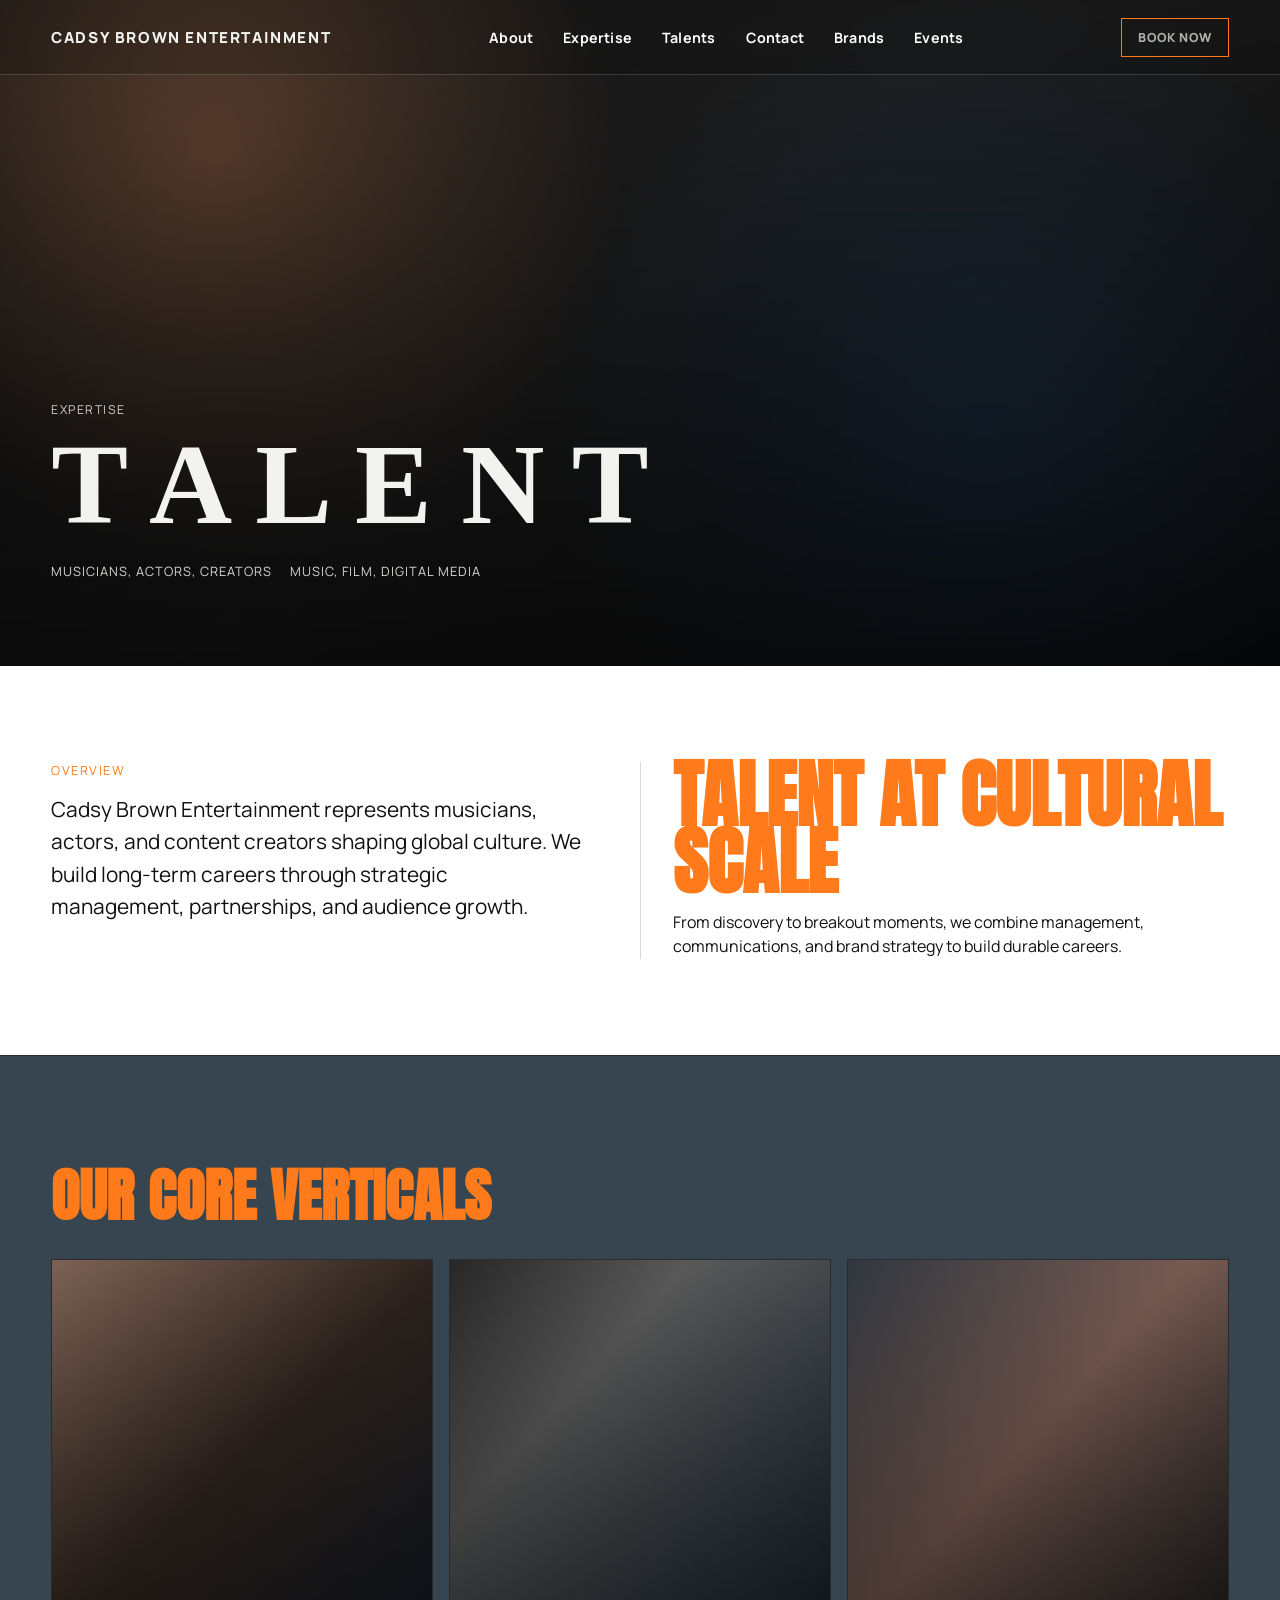
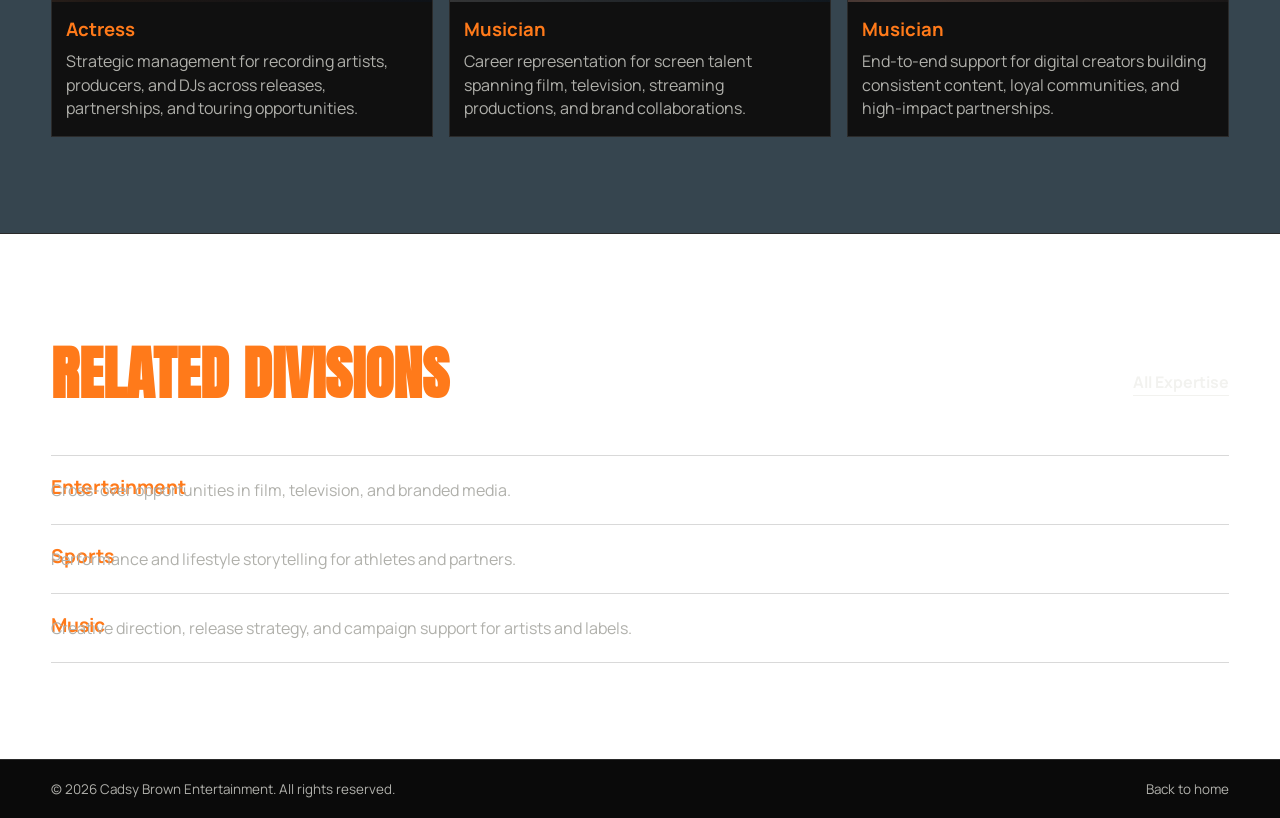
<file: expertise/fashion/index.html>
<!doctype html>
<html lang="en">
  <head>
    <meta charset="UTF-8" />
    <meta name="viewport" content="width=device-width, initial-scale=1.0" />
    <title>Cadsy Brown Entertainment Talent | Expertise</title>
    <meta
      name="description"
      content="Cadsy Brown Entertainment expertise for musicians, actors, and content creators building global careers."
    />
    <link rel="preconnect" href="https://fonts.googleapis.com" />
    <link rel="preconnect" href="https://fonts.gstatic.com" crossorigin />
    <link
      href="https://fonts.googleapis.com/css2?family=Anton&family=Manrope:wght@400;500;700;800&display=swap"
      rel="stylesheet"
    />
    <link rel="stylesheet" href="../../styles.css" />
  </head>
  <body>
    <!-- Loading Screen -->
    <div id="page-loader" aria-hidden="true">
      <div class="loader-inner">
        <div class="loader-spinner">
          <div class="loader-glow"></div>
          <div class="loader-ring-outer"></div>
          <div class="loader-arc-main"></div>
          <div class="loader-arc-reverse"></div>
          <div class="loader-ring-inner"></div>
          <div class="loader-orbital"><div class="loader-dot"></div></div>
          <div class="loader-core"></div>
        </div>
        <div class="loader-text-wrap">
          <span id="loader-text" class="loader-text">Initializing</span>
        </div>
      </div>
    </div>

    <header class="site-header scrolled" id="top">
      <div class="container nav-row">
        <a
          href="../../index.html"
          class="brand"
          aria-label="Cadsy Brown Entertainment home"
          >CADSY BROWN ENTERTAINMENT</a
        >
        <button
          class="menu-toggle"
          aria-expanded="false"
          aria-controls="mainNav"
          aria-label="Open menu"
        >
          <span></span>
          <span></span>
          <span></span>
        </button>
        <nav class="main-nav" id="mainNav">
          <a href="../../about/" class="desktop-nav-link">About</a>
          <a href="../../expertise/fashion/" class="desktop-nav-link"
            >Expertise</a
          >
          <a href="../../expertise/fashion/" class="desktop-nav-link"
            >Talents</a
          >
          <a href="../../contact/" class="desktop-nav-link">Contact</a>
          <a href="../../brands/" class="desktop-nav-link">Brands</a>
          <a href="../../events/" class="desktop-nav-link">Events</a>
          <div class="mobile-drawer-content">
            <div class="mobile-drawer-header">
              <a href="../../index.html#top" class="menu-brand"
                >CADSY BROWN ENTERTAINMENT</a
              >
            </div>
            <div class="mobile-drawer-list">
              <a
                href="../../expertise/fashion/"
                class="mobile-drawer-link mobile-drawer-link--primary"
                >For Talents</a
              >
              <a
                href="../../brands/"
                class="mobile-drawer-link mobile-drawer-link--primary"
                >For Brands</a
              >
              <a
                href="../../events/"
                class="mobile-drawer-link mobile-drawer-link--primary"
                >For Events</a
              >
              <a href="../../index.html#top" class="mobile-drawer-link">Home</a>
              <a href="../../about/" class="mobile-drawer-link">About</a>
              <a href="../../expertise/fashion/" class="mobile-drawer-link"
                >Expertise</a
              >
              <a href="../../contact/" class="mobile-drawer-link">Contact</a>
            </div>
            <div class="mobile-drawer-footer">
              <a href="#">Privacy Policy</a>
              <a href="#">Terms</a>
            </div>
          </div>
        </nav>
        <div class="menu-overlay" aria-hidden="true"></div>
        <div class="social-links">
          <a class="book-now-btn" href="mailto:info@cadsybrownent.com"
            >Book Now</a
          >
        </div>
      </div>
    </header>

    <main>
      <section class="hero" style="min-height: 74vh">
        <div class="hero-media" aria-hidden="true"></div>
        <div class="hero-shade" aria-hidden="true"></div>
        <div class="hero-grain" aria-hidden="true"></div>
        <div class="container hero-content">
          <p class="kicker">Expertise</p>
          <h1 class="hero-title"><span>T a l e n t</span></h1>
          <div class="hero-meta reveal" data-delay="80">
            <p>Musicians, Actors, Creators</p>
            <p>Music, Film, Digital Media</p>
          </div>
        </div>
      </section>

      <section class="section overview-section">
        <div class="container about-grid">
          <div>
            <p class="section-label">Overview</p>
            <p class="lead">
              Cadsy Brown Entertainment represents musicians, actors, and
              content creators shaping global culture. We build long-term
              careers through strategic management, partnerships, and audience
              growth.
            </p>
          </div>
          <div class="center-copy reveal">
            <h2>Talent At Cultural Scale</h2>
            <p>
              From discovery to breakout moments, we combine management,
              communications, and brand strategy to build durable careers.
            </p>
          </div>
        </div>
      </section>

      <section class="fashion-focus section core-verticals-section">
        <div class="container">
          <h2 class="section-title">Our Core Verticals</h2>
          <div class="fashion-grid">
            <article class="feature-card reveal" data-delay="40">
              <div class="feature-image image-1"></div>
              <h3>Musicians</h3>
              <p>
                Representation for artists, producers, and DJs across releases,
                live performance, and brand collaborations.
              </p>
            </article>
            <article class="feature-card reveal" data-delay="90">
              <div class="feature-image image-2"></div>
              <h3>Actors</h3>
              <p>
                Career guidance for film, television, and streaming talent with
                a focus on long-term growth and positioning.
              </p>
            </article>
            <article class="feature-card reveal" data-delay="140">
              <div class="feature-image image-3"></div>
              <h3>Content Creators</h3>
              <p>
                Digital-first talent strategy for creators building engaged
                communities and sustainable partnerships.
              </p>
            </article>
          </div>
        </div>
      </section>

      <section class="section related-divisions-section">
        <div class="container">
          <div class="row-head">
            <h2 class="section-title">Related Divisions</h2>
            <a class="inline-link" href="../../index.html#expertise"
              >All Expertise</a
            >
          </div>
          <div class="division-list">
            <article class="division-item reveal" data-delay="40">
              <h3>Entertainment</h3>
              <p>
                Cross-over opportunities in film, television, and branded media.
              </p>
            </article>
            <article class="division-item reveal" data-delay="80">
              <h3>Sports</h3>
              <p>
                Performance and lifestyle storytelling for athletes and
                partners.
              </p>
            </article>
            <article class="division-item reveal" data-delay="120">
              <h3>Music</h3>
              <p>
                Creative direction, release strategy, and campaign support for
                artists and labels.
              </p>
            </article>
          </div>
        </div>
      </section>
    </main>

    <footer class="site-footer">
      <div class="container footer-row">
        <p id="footer-copy">
          � 2026 Cadsy Brown Entertainment. All rights reserved.
        </p>
        <a href="../../index.html">Back to home</a>
      </div>
    </footer>

    <script src="../../supabase-config.js?v=20260408d"></script>
    <script src="../../cms.js?v=20260408d"></script>
    <script src="../../script.js?v=20260408d"></script>
  </body>
</html>
</file>
<file: styles.css>
:root {
  --bg: #0a0a0a;
  --surface: #111111;
  --surface-2: #151515;
  --text: #f2f2ef;
  --muted: #b0b0ab;
  --line: #2a2a2a;
  --line-soft: #202020;
}

* {
  box-sizing: border-box;
}

html {
  scroll-behavior: smooth;
  background-color: var(--bg);
}

body {
  margin: 0;
  font-family: "Manrope", sans-serif;
  background: var(--bg);
  background-color: var(--bg);
  color: var(--text);
  min-height: 100vh;
  overflow-x: hidden;
}

.container {
  width: min(1220px, 92%);
  margin-inline: auto;
}

.section {
  padding: 96px 0;
}

.section-tight {
  padding: 62px 0;
}

.site-header {
  position: fixed;
  inset: 0 0 auto 0;
  z-index: 100;
  background: rgba(10, 10, 10, 0.18);
  border-bottom: 1px solid rgba(255, 255, 255, 0.16);
  backdrop-filter: blur(10px);
  -webkit-backdrop-filter: blur(10px);
  transition:
    border-color 0.24s ease,
    background-color 0.24s ease,
    backdrop-filter 0.24s ease;
  transform: translateZ(0);
  will-change: background-color;
}

.site-header.scrolled {
  background: rgba(10, 10, 10, 0.26);
  border-color: rgba(255, 255, 255, 0.2);
  backdrop-filter: blur(12px);
  -webkit-backdrop-filter: blur(12px);
}

.nav-row {
  min-height: 74px;
  display: grid;
  grid-template-columns: auto 1fr auto;
  align-items: center;
  gap: 24px;
}

.brand {
  display: inline-flex;
  align-items: center;
  font-size: 0.95rem;
  font-weight: 800;
  letter-spacing: 1.6px;
  text-decoration: none;
  color: var(--text);
}

.brand.has-brand-logo,
.menu-brand.has-brand-logo {
  letter-spacing: 0;
}

.brand-logo-image {
  display: block;
  width: auto;
  height: 84px;
  max-width: min(420px, 70vw);
  object-fit: contain;
}

.header-spacer {
  width: 100%;
}

.book-now-btn {
  text-decoration: none;
  display: inline-flex;
  align-items: center;
  justify-content: center;
  padding: 10px 16px;
  border: 1px solid #ff7a1a;
  color: #ff7a1a;
  font-size: 0.85rem;
  font-weight: 800;
  text-transform: uppercase;
  letter-spacing: 0.8px;
  transition:
    background-color 0.2s ease,
    color 0.2s ease;
}

.book-now-btn:hover,
.book-now-btn:focus-visible {
  background: #ff7a1a;
  color: #0b0b0b;
}

.main-nav {
  display: flex;
  justify-content: center;
  gap: 30px;
}

.mobile-drawer-content,
.menu-overlay {
  display: none;
}

.main-nav a,
.social-links a,
.footer-grid a,
.footer-row a,
.inline-link,
.taxonomy a,
.scroll-indicator {
  text-decoration: none;
  color: var(--text);
}

.menu-brand {
  display: none;
}

.main-nav a {
  font-size: 0.89rem;
  font-weight: 700;
  letter-spacing: 0.2px;
  color: #ffffff;
  transition: color 0.2s ease;
}

.main-nav a:hover,
.main-nav a:focus-visible {
  color: #ff7a1a;
}

.social-links {
  display: flex;
  gap: 14px;
}

.social-links a {
  font-size: 0.78rem;
  color: var(--muted);
}

.menu-toggle {
  display: none;
  justify-self: end;
  width: 44px;
  height: 44px;
  border: 1px solid #3a3a3a;
  border-radius: 999px;
  background: transparent;
  padding: 0;
  cursor: pointer;
  align-items: center;
  justify-content: center;
  gap: 4px;
  flex-direction: column;
  transition:
    border-color 0.2s ease,
    background-color 0.2s ease;
}

.menu-toggle span {
  display: block;
  width: 18px;
  height: 2px;
  background: #f3f3ef;
  transition:
    transform 0.25s ease,
    opacity 0.2s ease;
}

.menu-toggle.is-open {
  background: #000000;
  border-color: #000000;
}

.menu-toggle.is-open span:nth-child(1) {
  transform: translateY(6px) rotate(45deg);
}

.menu-toggle.is-open span:nth-child(2) {
  opacity: 0;
}

.menu-toggle.is-open span:nth-child(3) {
  transform: translateY(-6px) rotate(-45deg);
}

.hero {
  position: relative;
  min-height: 100vh;
  display: grid;
  align-items: end;
  overflow: hidden;
  background: #101010;
}

.hero-media,
.hero-shade,
.hero-grain {
  position: absolute;
  inset: 0;
}

.hero-media {
  background:
    radial-gradient(circle at 18% 24%, #7d5a45 0%, transparent 34%),
    radial-gradient(circle at 76% 64%, #273a4e 0%, transparent 40%),
    linear-gradient(142deg, #181818 0%, #2a2a2a 48%, #101010 100%);
  filter: saturate(1.1);
  transform: scale(1.03);
  animation: drift 16s ease-in-out infinite alternate;
  will-change: transform;
  backface-visibility: hidden;
}

.hero-media.has-hero-slides {
  background: #101010;
}

.hero-media-stage,
.hero-media-slide {
  position: absolute;
  inset: 0;
}

.hero-media-slide {
  opacity: 0;
  transition: opacity 0.9s ease;
}

.hero-media-slide.is-active {
  opacity: 1;
}

.hero-media-asset {
  width: 100%;
  height: 100%;
  display: block;
  object-fit: cover;
  filter: saturate(1.04);
}

.hero-shade {
  background: linear-gradient(
    to bottom,
    rgba(0, 0, 0, 0.26),
    rgba(0, 0, 0, 0.72)
  );
}

.hero-grain {
  background-image: radial-gradient(
    rgba(255, 255, 255, 0.08) 0.6px,
    transparent 0.6px
  );
  background-size: 2px 2px;
  opacity: 0.08;
  mix-blend-mode: soft-light;
  pointer-events: none;
}

@keyframes drift {
  from {
    transform: scale(1.04) translateY(0);
  }
  to {
    transform: scale(1.01) translateY(-8px);
  }
}

.hero-content {
  position: relative;
  padding-bottom: 86px;
}

.kicker {
  margin: 0 0 12px;
  color: #d0d0cc;
  text-transform: uppercase;
  letter-spacing: 1.5px;
  font-size: 0.76rem;
}

h1,
h2,
h3,
p {
  margin: 0;
}

.hero-title {
  font-family: "Times New Roman", Times, serif;
  font-size: clamp(2.1rem, 9vw, 7.8rem);
  line-height: 0.94;
  letter-spacing: 0.3px;
  text-transform: uppercase;
}

.hero-title span {
  display: block;
}

.type-line {
  min-height: 0.98em;
}

.type-line.typing::after {
  content: "";
  display: inline-block;
  width: 2px;
  height: 0.82em;
  margin-left: 6px;
  background: #f2f2ef;
  vertical-align: baseline;
  animation: blink 0.85s steps(1) infinite;
}

@keyframes blink {
  50% {
    opacity: 0;
  }
}

.hero-meta {
  margin-top: 24px;
  display: flex;
  gap: 18px;
  flex-wrap: wrap;
}

.hero-meta p {
  font-size: 0.8rem;
  color: #d6d6d1;
  text-transform: uppercase;
  letter-spacing: 1px;
}

#hero-meta-2 {
  color: #ff7a1a;
}

.scroll-indicator {
  position: absolute;
  right: 4%;
  bottom: 28px;
  font-size: 0.76rem;
  text-transform: uppercase;
  color: var(--muted);
  letter-spacing: 1.2px;
}

.section-label {
  margin-bottom: 14px;
  color: var(--muted);
  text-transform: uppercase;
  letter-spacing: 1.5px;
  font-size: 0.78rem;
}

.lead {
  font-size: clamp(1rem, 1.72vw, 1.3rem);
  max-width: 62ch;
  line-height: 1.56;
  color: #ecece8;
  margin-bottom: 14px;
}

.inline-link {
  font-weight: 700;
  border-bottom: 1px solid currentColor;
  padding-bottom: 2px;
}

.about-grid {
  display: grid;
  grid-template-columns: 0.95fr 1.05fr;
  gap: 56px;
  align-items: start;
}

.center-copy {
  border-left: 1px solid var(--line-soft);
  padding-left: 32px;
}

.center-copy h2 {
  font-family: "Anton", sans-serif;
  text-transform: uppercase;
  font-size: clamp(2rem, 5.8vw, 5.5rem);
  line-height: 0.9;
  margin-bottom: 14px;
}

.about .center-copy h2 {
  color: #ff7a1a;
  animation: aboutHeadlineGlowZoom 2.8s ease-in-out infinite;
  transform-origin: center center;
  will-change: transform, text-shadow;
}

@keyframes aboutHeadlineGlowZoom {
  0% {
    transform: scale(1);
    text-shadow:
      0 0 8px rgba(255, 122, 26, 0.45),
      0 0 14px rgba(255, 122, 26, 0.28);
  }
  50% {
    transform: scale(1.06);
    text-shadow:
      0 0 16px rgba(255, 122, 26, 0.8),
      0 0 28px rgba(255, 122, 26, 0.55);
  }
  100% {
    transform: scale(1);
    text-shadow:
      0 0 8px rgba(255, 122, 26, 0.45),
      0 0 14px rgba(255, 122, 26, 0.28);
  }
}

.center-copy p {
  color: var(--muted);
  line-height: 1.55;
  max-width: 48ch;
}

.overview-section {
  background: #ffffff;
  color: #111111;
}

.overview-section .section-label,
.overview-section .center-copy h2 {
  color: #ff7a1a;
}

.overview-section .lead,
.overview-section .center-copy p {
  color: #111111;
}

.overview-section .center-copy {
  border-left-color: #d9d9d9;
}

.related-divisions-section {
  background: #ffffff;
}

.related-divisions-section .section-title,
.related-divisions-section .division-item h3 {
  color: #ff7a1a;
}

.core-verticals-section .section-title,
.core-verticals-section .feature-card h3 {
  color: #ff7a1a;
}

.related-divisions-section .section-title {
  animation: relatedTitleZoom 2.8s ease-in-out infinite;
  transform-origin: center center;
}

@keyframes relatedTitleZoom {
  0% {
    transform: scale(1);
  }
  50% {
    transform: scale(1.06);
  }
  100% {
    transform: scale(1);
  }
}

@media (prefers-reduced-motion: reduce) {
  .related-divisions-section .section-title {
    animation: none;
  }

  .about .center-copy h2 {
    animation: none;
  }
}

.metrics {
  border-block: 1px solid var(--line);
  background: #ffffff;
  color: #111111;
}

.metrics-grid {
  display: grid;
  grid-template-columns: repeat(3, minmax(0, 1fr));
  border-right: 1px solid #111111;
  box-shadow:
    inset -1px 0 0 rgba(17, 17, 17, 0.35),
    inset -2px 0 10px rgba(0, 0, 0, 0.22);
}

.metrics article {
  padding: 20px 24px 18px;
  text-align: center;
}

.metrics article + article {
  border-left: 1px solid #111111;
  box-shadow:
    inset 1px 0 0 rgba(17, 17, 17, 0.35),
    inset 2px 0 10px rgba(0, 0, 0, 0.25);
  padding-left: 24px;
}

.metric-number {
  font-family: "Anton", sans-serif;
  font-size: clamp(2.4rem, 8vw, 6.1rem);
  line-height: 0.86;
  letter-spacing: 0.2px;
  color: #ff7a1a;
}

.metric-inline-sign {
  font-size: clamp(1.15rem, 2.1vw, 1.6rem);
  letter-spacing: 0.65px;
  color: #111111;
  margin-left: 2px;
  vertical-align: top;
}

.metric-sign {
  font-family: "Anton", sans-serif;
  font-size: clamp(1.15rem, 2.1vw, 1.6rem);
  margin-top: 2px;
  letter-spacing: 0.65px;
  color: #111111;
}

.metric-text {
  margin-top: 16px;
  color: #111111;
  font-size: 0.88rem;
  letter-spacing: 0.35px;
  text-transform: none;
}

.section-title {
  font-family: "Anton", sans-serif;
  text-transform: uppercase;
  font-size: clamp(1.8rem, 4.5vw, 3.8rem);
  margin-bottom: 20px;
}

.taxonomy {
  display: flex;
  gap: 10px;
  flex-wrap: nowrap;
  overflow-x: auto;
  padding-bottom: 4px;
}

.taxonomy a {
  border: 1px solid var(--line);
  padding: 10px 12px;
  color: #e5e5e2;
  white-space: nowrap;
  transition:
    border-color 0.2s ease,
    color 0.2s ease,
    transform 0.2s ease;
}

.taxonomy a:hover {
  border-color: #6e6e6e;
  color: #fff;
  transform: translateY(-1px);
}

.fashion-focus {
  background: #36454f;
  border-block: 1px solid var(--line);
}

.narrow {
  max-width: 76ch;
  margin-bottom: 30px;
}

.fashion-grid {
  display: grid;
  grid-template-columns: repeat(3, minmax(0, 1fr));
  gap: 16px;
}

.talent-carousel {
  position: relative;
}

.talent-carousel-nav {
  display: none;
}

.feature-card {
  border: 1px solid var(--line);
  background: #101010;
  transition:
    transform 0.25s ease,
    border-color 0.25s ease;
}

.feature-card.is-linked {
  cursor: pointer;
}

.feature-card:hover {
  transform: translateY(-4px);
  border-color: #5a5a5a;
}

.feature-image {
  height: 342px;
  background-size: cover;
  background-position: center;
}

#feature-image-1,
#feature-image-2,
#feature-image-3 {
  background-position: center 18%;
}

.image-1 {
  background-image:
    linear-gradient(rgba(0, 0, 0, 0.22), rgba(0, 0, 0, 0.45)),
    linear-gradient(135deg, #9f7e6d, #3a2c25 54%, #19202a);
}

.image-2 {
  background-image:
    linear-gradient(rgba(0, 0, 0, 0.18), rgba(0, 0, 0, 0.48)),
    linear-gradient(132deg, #2f2f2f, #6d6d6d 35%, #1f2d3a);
}

.image-3 {
  background-image:
    linear-gradient(rgba(0, 0, 0, 0.18), rgba(0, 0, 0, 0.48)),
    linear-gradient(132deg, #3b434e, #916f64 50%, #2f2b2b);
}

.feature-card h3 {
  font-size: 1.16rem;
  margin: 14px 14px 8px;
}

.feature-card p {
  margin: 0 14px 16px;
  color: var(--muted);
  line-height: 1.46;
}

@media (min-width: 981px) {
  .talent-carousel.is-slider-active .fashion-grid {
    display: flex;
    gap: 16px;
    overflow-x: auto;
    scroll-behavior: smooth;
    scroll-snap-type: x mandatory;
    scrollbar-width: thin;
    scrollbar-color: rgba(255, 122, 26, 0.45) transparent;
    padding-bottom: 8px;
  }

  .talent-carousel.is-slider-active .fashion-grid .feature-card {
    flex: 0 0 calc((100% - 32px) / 3);
    scroll-snap-align: start;
  }

  .talent-carousel.is-slider-active .fashion-grid::-webkit-scrollbar {
    height: 7px;
  }

  .talent-carousel.is-slider-active .fashion-grid::-webkit-scrollbar-track {
    background: transparent;
  }

  .talent-carousel.is-slider-active .fashion-grid::-webkit-scrollbar-thumb {
    background: rgba(255, 122, 26, 0.5);
    border-radius: 999px;
  }

  .talent-carousel.is-slider-active .talent-carousel-nav {
    display: inline-flex;
    position: absolute;
    top: 42%;
    transform: translateY(-50%);
    width: 40px;
    height: 40px;
    border-radius: 999px;
    border: 1px solid rgba(255, 122, 26, 0.55);
    background: rgba(0, 0, 0, 0.58);
    color: #ff7a1a;
    align-items: center;
    justify-content: center;
    font-size: 1.5rem;
    line-height: 1;
    cursor: pointer;
    z-index: 2;
  }

  .talent-carousel.is-slider-active .talent-carousel-prev {
    left: -16px;
  }

  .talent-carousel.is-slider-active .talent-carousel-next {
    right: -16px;
  }
}

.row-head {
  display: flex;
  justify-content: space-between;
  align-items: center;
  gap: 18px;
  margin-bottom: 18px;
}

.divisions {
  background: #ffffff;
  color: #111111;
}

.divisions .section-title,
.divisions .division-item h3 {
  color: #ff7a1a;
}

.divisions .inline-link,
.divisions .division-item p {
  color: #111111;
}

#news {
  background: #ffffff;
  color: #111111;
}

#news .section-title,
#news .division-item h3 {
  color: #ff7a1a;
}

#news .division-item p {
  color: #111111;
}

#news .division-list {
  border-top-color: #d9d9d9;
}

#news .division-item {
  border-bottom-color: #d9d9d9;
}

.division-list {
  border-top: 1px solid #d9d9d9;
}

.division-item {
  --division-media-width: 0px;
  position: relative;
  display: grid;
  grid-template-columns: var(--division-media-width) minmax(0, 1fr);
  align-items: center;
  column-gap: 0;
  padding: 18px 0;
  border-bottom: 1px solid #d9d9d9;
  overflow: hidden;
  transition:
    grid-template-columns 0.45s ease,
    column-gap 0.45s ease,
    padding 0.35s ease,
    border-bottom-color 0.35s ease;
}

.division-item::before {
  content: "";
  position: absolute;
  left: 0;
  top: -1px;
  bottom: -1px;
  width: var(--division-media-width);
  background: linear-gradient(
    90deg,
    rgba(255, 122, 26, 0.14),
    rgba(255, 122, 26, 0)
  );
  pointer-events: none;
  transition:
    width 0.45s ease,
    opacity 0.35s ease;
  opacity: 0;
}

.division-item.has-hover-media.is-scroll-active {
  --division-media-width: clamp(210px, 25vw, 320px);
  column-gap: clamp(20px, 3vw, 40px);
  padding-left: 0;
  border-bottom-color: rgba(255, 122, 26, 0.55);
}

.division-item.has-hover-media.is-scroll-active::before {
  opacity: 1;
}

.division-copy {
  grid-column: 2;
  min-width: 0;
  transform: translateX(0);
  transition: transform 0.45s ease;
}

.division-item.has-hover-media.is-scroll-active .division-copy {
  transform: translateX(10px);
}

.division-item h3 {
  font-size: 1.2rem;
  margin-bottom: 6px;
}

.division-item p {
  color: var(--muted);
  max-width: 72ch;
}

.division-hover-media {
  grid-column: 1;
  width: 100%;
  aspect-ratio: 4 / 3;
  max-height: 0;
  border: 1px solid rgba(255, 255, 255, 0.2);
  opacity: 0;
  transform: translateX(-18px) scaleX(0.78);
  transform-origin: left center;
  transition:
    max-height 0.45s ease,
    opacity 0.35s ease,
    transform 0.45s ease,
    border-color 0.35s ease,
    box-shadow 0.35s ease;
  pointer-events: none;
  background: #0c0c0c;
  z-index: 2;
  overflow: hidden;
}

.division-item.has-hover-media.is-scroll-active .division-hover-media {
  max-height: 320px;
  opacity: 1;
  transform: translateX(0) scaleX(1);
  border-color: rgba(255, 122, 26, 0.5);
  box-shadow: 0 16px 36px rgba(0, 0, 0, 0.18);
}

.testimonials-marquee {
  overflow: hidden;
  border: 1px solid var(--line);
  background: #0e0e0e;
  padding: 14px 0;
}

.testimonials-track {
  display: flex;
  gap: 14px;
  width: max-content;
  animation: testimonialsScroll 34s linear infinite;
}

.testimonial-card {
  width: min(78vw, 360px);
  border: 1px solid #2f2f2f;
  background: #131313;
  padding: 14px;
}

.testimonial-profile {
  display: flex;
  align-items: center;
  gap: 10px;
  margin-bottom: 10px;
}

.testimonial-avatar {
  width: 36px;
  height: 36px;
  border-radius: 999px;
  display: inline-flex;
  align-items: center;
  justify-content: center;
  font-weight: 800;
  font-size: 0.76rem;
  color: #0e0e0e;
  background: #ff7a1a;
}

.testimonial-profile h3 {
  font-size: 0.98rem;
}

.testimonial-profile p {
  font-size: 0.79rem;
  color: #bdbdb9;
}

.testimonial-text {
  color: #e9e9e5;
  line-height: 1.5;
  font-size: 0.92rem;
}

@keyframes testimonialsScroll {
  from {
    transform: translateX(0);
  }
  to {
    transform: translateX(-50%);
  }
}

.newsletter {
  border-block: 1px solid var(--line);
  background: var(--surface);
}

.news-row {
  display: flex;
  justify-content: space-between;
  align-items: center;
  gap: 20px;
}

.news-row h2 {
  font-family: "Anton", sans-serif;
  text-transform: uppercase;
  font-size: clamp(1.4rem, 3.3vw, 2.9rem);
  color: #ff7a1a;
  animation: newsletterPulse 2.8s ease-in-out infinite;
  transform-origin: left center;
}

@keyframes newsletterPulse {
  0%,
  100% {
    transform: scale(1);
  }
  50% {
    transform: scale(1.06);
  }
}

.newsletter-form {
  display: flex;
  gap: 8px;
  width: min(560px, 100%);
}

.newsletter-form input,
.newsletter-form button {
  font: inherit;
  padding: 12px;
  border: 1px solid var(--line);
}

.newsletter-form input {
  flex: 1;
  background: #0d0d0d;
  color: var(--text);
}

.newsletter-form button {
  background: #fff;
  color: #0f0f0f;
  font-weight: 700;
  cursor: pointer;
}

.newsletter-form button:hover,
.newsletter-form button:focus-visible {
  background: #ff7a1a;
  border-color: #ff7a1a;
  color: #0f0f0f;
}

.contact {
  background: #0a0a0a;
}

.contact-page {
  background:
    radial-gradient(
      circle at top left,
      rgba(255, 122, 26, 0.12),
      transparent 30%
    ),
    radial-gradient(
      circle at 85% 15%,
      rgba(196, 160, 101, 0.14),
      transparent 28%
    ),
    linear-gradient(180deg, #090909 0%, #0e0e0f 42%, #111214 100%);
}

.contact-hero {
  position: relative;
  overflow: hidden;
  padding: 150px 0 76px;
}

.contact-hero-backdrop,
.contact-hero-grid-lines {
  position: absolute;
  inset: 0;
}

.contact-hero-backdrop {
  background:
    radial-gradient(
      circle at 18% 22%,
      rgba(255, 122, 26, 0.18),
      transparent 24%
    ),
    radial-gradient(
      circle at 82% 26%,
      rgba(255, 255, 255, 0.08),
      transparent 18%
    ),
    linear-gradient(
      125deg,
      rgba(255, 255, 255, 0.03),
      rgba(255, 255, 255, 0) 38%
    ),
    linear-gradient(180deg, rgba(7, 7, 8, 0.9), rgba(7, 7, 8, 0.48));
}

.contact-hero-grid-lines {
  background-image:
    linear-gradient(rgba(255, 255, 255, 0.045) 1px, transparent 1px),
    linear-gradient(90deg, rgba(255, 255, 255, 0.045) 1px, transparent 1px);
  background-size: 72px 72px;
  mask-image: linear-gradient(180deg, rgba(0, 0, 0, 0.9), transparent 92%);
  opacity: 0.34;
}

.contact-hero-layout,
.contact-showcase-grid,
.contact-assurance-grid {
  position: relative;
  z-index: 1;
}

.contact-hero-layout {
  display: grid;
  grid-template-columns: minmax(0, 1.35fr) minmax(320px, 0.85fr);
  gap: 36px;
  align-items: end;
}

.contact-eyebrow,
.contact-panel-label {
  margin: 0 0 16px;
  color: #ff9c52;
  text-transform: uppercase;
  letter-spacing: 2px;
  font-size: 0.76rem;
  font-weight: 800;
}

.contact-hero-title {
  margin: 0;
  max-width: 11ch;
  font-family: "Times New Roman", Times, serif;
  font-size: clamp(3rem, 7vw, 6.3rem);
  line-height: 0.95;
  letter-spacing: -0.03em;
  color: #f7f4ef;
}

.contact-hero-lead {
  margin: 26px 0 0;
  max-width: 700px;
  font-size: clamp(1.05rem, 1.85vw, 1.34rem);
  line-height: 1.75;
  color: rgba(242, 242, 239, 0.76);
}

.contact-hero-meta {
  margin-top: 28px;
  display: flex;
  flex-wrap: wrap;
  gap: 12px;
}

.contact-hero-meta span {
  display: inline-flex;
  align-items: center;
  min-height: 40px;
  padding: 0 16px;
  border: 1px solid rgba(255, 255, 255, 0.14);
  border-radius: 999px;
  background: rgba(255, 255, 255, 0.04);
  color: #ece7df;
  font-size: 0.82rem;
  letter-spacing: 0.35px;
}

.contact-hero-panel {
  padding: 30px;
  border: 1px solid rgba(255, 255, 255, 0.12);
  background: linear-gradient(
    180deg,
    rgba(255, 255, 255, 0.08),
    rgba(255, 255, 255, 0.03)
  );
  box-shadow: 0 30px 80px rgba(0, 0, 0, 0.28);
  backdrop-filter: blur(16px);
  -webkit-backdrop-filter: blur(16px);
}

.contact-hero-panel h2,
.contact-inquiry-head h2,
.contact-story-title {
  margin: 0;
  font-family: "Anton", sans-serif;
  font-size: clamp(2rem, 4vw, 3.4rem);
  line-height: 0.96;
  text-transform: uppercase;
  letter-spacing: 0.02em;
}

.contact-hero-panel p,
.contact-inquiry-head p,
.contact-story-copy,
.contact-assurance-card p {
  color: rgba(242, 242, 239, 0.72);
  line-height: 1.75;
}

.contact-panel-stats {
  margin-top: 26px;
  display: grid;
  grid-template-columns: repeat(2, minmax(0, 1fr));
  gap: 12px;
}

.contact-panel-stats div {
  padding-top: 16px;
  border-top: 1px solid rgba(255, 255, 255, 0.12);
}

.contact-panel-stats strong,
.contact-assurance-card span {
  display: block;
  color: #fff5eb;
  font-size: 1.45rem;
  font-weight: 800;
}

.contact-panel-stats span {
  color: rgba(242, 242, 239, 0.62);
  font-size: 0.88rem;
}

.contact-showcase {
  padding-top: 24px;
}

.contact-showcase-grid {
  display: grid;
  grid-template-columns: minmax(0, 1fr) minmax(360px, 0.95fr);
  gap: 36px;
  align-items: start;
}

.contact-story,
.contact-inquiry-shell,
.contact-assurance-card {
  border: 1px solid rgba(255, 255, 255, 0.08);
  background: linear-gradient(
    180deg,
    rgba(17, 17, 18, 0.96),
    rgba(12, 12, 13, 0.96)
  );
  box-shadow: 0 24px 70px rgba(0, 0, 0, 0.24);
}

.contact-story {
  padding: 36px;
}

.contact-accent-label {
  color: #ff9c52;
}

.contact-story-copy {
  margin: 22px 0 0;
  max-width: 62ch;
}

.contact-signals {
  margin-top: 28px;
  display: grid;
  gap: 14px;
}

.contact-signal-card {
  padding: 18px 20px;
  border: 1px solid rgba(255, 255, 255, 0.08);
  background: rgba(255, 255, 255, 0.02);
}

.contact-signal-kicker,
.contact-lux-form label span {
  display: block;
  margin-bottom: 8px;
  color: rgba(242, 242, 239, 0.54);
  font-size: 0.74rem;
  text-transform: uppercase;
  letter-spacing: 1.6px;
  font-weight: 700;
}

.contact-signal-card a,
.contact-signal-card p {
  margin: 0;
  color: #faf7f2;
  font-size: 1.02rem;
  text-decoration: none;
}

.contact-inquiry-shell {
  padding: 34px;
}

.contact-inquiry-head p {
  margin: 14px 0 0;
}

.contact-lux-form {
  margin-top: 28px;
  display: grid;
  gap: 18px;
}

.contact-form-row {
  display: grid;
  grid-template-columns: repeat(2, minmax(0, 1fr));
  gap: 16px;
}

.contact-lux-form label {
  display: block;
}

.contact-lux-form input,
.contact-lux-form select,
.contact-lux-form textarea {
  width: 100%;
  border: 1px solid rgba(255, 255, 255, 0.1);
  background: rgba(255, 255, 255, 0.03);
  color: #f5f2ec;
  font: inherit;
  padding: 14px 15px;
  outline: none;
  transition:
    border-color 0.2s ease,
    background-color 0.2s ease,
    box-shadow 0.2s ease;
}

.contact-lux-form select {
  appearance: none;
}

.contact-lux-form input::placeholder,
.contact-lux-form textarea::placeholder {
  color: rgba(242, 242, 239, 0.38);
}

.contact-lux-form input:focus,
.contact-lux-form select:focus,
.contact-lux-form textarea:focus {
  border-color: rgba(255, 156, 82, 0.8);
  background: rgba(255, 255, 255, 0.05);
  box-shadow: 0 0 0 4px rgba(255, 122, 26, 0.08);
}

.contact-form-actions {
  display: flex;
  align-items: center;
  justify-content: space-between;
  gap: 16px;
  margin-top: 6px;
}

.contact-form-actions button {
  min-width: 210px;
  min-height: 52px;
  border: 0;
  background: linear-gradient(135deg, #ff7a1a, #ffab68);
  color: #140f0b;
  font: inherit;
  font-weight: 800;
  letter-spacing: 0.6px;
  cursor: pointer;
  box-shadow: 0 16px 36px rgba(255, 122, 26, 0.22);
  transition:
    transform 0.2s ease,
    box-shadow 0.2s ease,
    filter 0.2s ease;
}

.contact-form-actions button:hover,
.contact-form-actions button:focus-visible {
  transform: translateY(-1px);
  filter: brightness(1.02);
  box-shadow: 0 20px 42px rgba(255, 122, 26, 0.28);
}

.contact-form-actions p {
  margin: 0;
  max-width: 32ch;
  color: rgba(242, 242, 239, 0.52);
  font-size: 0.88rem;
  line-height: 1.6;
}

.contact-assurance {
  padding: 0 0 88px;
}

.contact-assurance-grid {
  display: grid;
  grid-template-columns: repeat(3, minmax(0, 1fr));
  gap: 18px;
}

.contact-assurance-card {
  padding: 28px 24px;
}

.contact-assurance-card h3 {
  margin: 14px 0 10px;
  font-size: 1.16rem;
  color: #f8f3ec;
}

.footer-grid {
  display: grid;
  grid-template-columns: repeat(4, minmax(0, 1fr));
  gap: 22px;
}

.footer-grid h3 {
  margin-bottom: 9px;
  font-size: 1rem;
}

.footer-grid p {
  margin-bottom: 7px;
  color: var(--muted);
  font-size: 0.93rem;
}

.site-footer {
  border-top: 1px solid var(--line);
}

.footer-row {
  min-height: 58px;
  display: flex;
  justify-content: space-between;
  align-items: center;
  gap: 16px;
}

.footer-row p,
.footer-row a {
  color: var(--muted);
  font-size: 0.84rem;
}

.reveal {
  opacity: 0;
  transform: translateY(10px);
  transition:
    transform 0.56s cubic-bezier(0.2, 0.64, 0.24, 1),
    opacity 0.56s ease;
  will-change: transform, opacity;
}

.reveal.visible {
  opacity: 1;
  transform: none;
  will-change: auto;
}

@media (max-width: 980px) {
  .contact-hero {
    padding: 124px 0 54px;
  }

  .contact-hero-layout,
  .contact-showcase-grid,
  .contact-assurance-grid,
  .contact-form-row {
    grid-template-columns: 1fr;
  }

  .contact-hero-title {
    max-width: none;
    font-size: clamp(2.6rem, 13vw, 4.6rem);
  }

  .contact-hero-panel,
  .contact-story,
  .contact-inquiry-shell {
    padding: 24px;
  }

  .contact-form-actions {
    flex-direction: column;
    align-items: stretch;
  }

  .contact-form-actions button {
    width: 100%;
  }

  .contact-form-actions p {
    max-width: none;
  }

  .site-header,
  .site-header.scrolled {
    background: rgba(10, 10, 10, 0.92);
    border-color: rgba(255, 255, 255, 0.16);
    backdrop-filter: none;
    -webkit-backdrop-filter: none;
  }

  body.menu-open .site-header {
    backdrop-filter: blur(18px);
    -webkit-backdrop-filter: blur(18px);
    background: rgba(10, 10, 10, 0.72);
  }

  .nav-row {
    display: flex;
    justify-content: space-between;
    align-items: center;
    gap: 10px;
    min-height: 66px;
    position: relative;
  }

  .menu-toggle {
    display: inline-flex;
    flex-shrink: 0;
    position: static;
    top: auto;
    right: auto;
    z-index: 140;
    align-self: center;
  }

  .brand {
    flex: 1;
    position: static;
    transform: none;
    white-space: nowrap;
    z-index: 2;
  }

  .book-now-btn {
    font-size: 0.78rem;
    padding: 9px 13px;
  }

  .main-nav {
    position: fixed;
    inset: 0;
    width: 100%;
    height: 100vh;
    min-height: 100dvh;
    max-height: none;
    background: rgba(8, 8, 8, 0.97);
    border: none;
    border-radius: 0;
    box-shadow: none;
    padding: 0;
    display: flex;
    flex-direction: column;
    opacity: 0;
    pointer-events: none;
    transform: scale(0.97);
    transition:
      opacity 0.3s ease,
      transform 0.3s ease;
    overflow-y: auto;
    z-index: 120;
  }

  .main-nav.open {
    opacity: 1;
    transform: scale(1);
    pointer-events: auto;
  }

  .desktop-nav-link {
    display: none;
  }

  .mobile-drawer-content {
    flex: 1;
    display: flex;
    flex-direction: column;
    min-height: 100vh;
    min-height: 100dvh;
    padding: 0 6%;
  }

  .mobile-drawer-header {
    display: flex;
    align-items: center;
    min-height: 66px;
    border-bottom: 1px solid rgba(255, 255, 255, 0.08);
    margin-bottom: 8px;
  }

  .menu-brand {
    display: inline-flex;
    font-size: 0.88rem;
    font-weight: 800;
    letter-spacing: 1.4px;
    color: #f2f2ef;
    text-decoration: none;
  }

  .mobile-drawer-list {
    padding: 24px 0 16px;
    display: flex;
    flex-direction: column;
    gap: 4px;
    flex: 1;
  }

  .mobile-drawer-link {
    display: flex;
    align-items: center;
    justify-content: flex-start;
    width: 100%;
    padding: 14px 0;
    border-radius: 0;
    color: #f2f2ef;
    background: transparent;
    border: none;
    box-shadow: none;
    transition: color 0.2s ease;
    font-size: 0.95rem;
    font-weight: 500;
    text-decoration: none;
  }

  .mobile-drawer-link--primary {
    justify-content: center;
    font-size: 3rem;
    font-weight: 800;
    margin-top: 6px;
  }

  .mobile-drawer-link:hover,
  .mobile-drawer-link:focus-visible {
    color: #ff7a1a;
    text-decoration: none;
    outline: none;
    background: transparent;
    box-shadow: none;
    transform: none;
  }

  .mobile-drawer-cta {
    margin: 24px 0 0;
    display: flex;
    justify-content: center;
    align-items: center;
    min-height: 52px;
    border-radius: 0;
    background: #ff7a1a;
    color: #ffffff;
    font-weight: 700;
    font-size: 1rem;
    letter-spacing: 0.4px;
    box-shadow: 0 10px 28px rgba(255, 122, 26, 0.28);
    transition:
      filter 0.2s ease,
      transform 0.2s ease;
  }

  .mobile-drawer-cta:hover,
  .mobile-drawer-cta:focus-visible {
    color: #ffffff;
    filter: brightness(1.05);
    transform: translateY(-1px);
  }

  .mobile-drawer-footer {
    margin-top: 0;
    padding: 18px 0 28px;
    display: flex;
    gap: 16px;
    flex-wrap: wrap;
  }

  .mobile-drawer-footer a {
    font-size: 0.72rem;
    color: #b0b5bd;
  }

  .menu-overlay {
    display: none !important;
  }

  body.menu-open .menu-overlay {
    opacity: 1;
    pointer-events: auto;
  }

  .social-links {
    display: none;
  }

  body.menu-open .site-header .brand {
    opacity: 0;
    pointer-events: none;
  }

  .hero {
    min-height: 88vh;
  }

  .hero-media {
    filter: none;
    animation: none;
    transform: scale(1.01);
  }

  .hero-grain {
    display: none;
  }

  .hero-content {
    padding-bottom: 58px;
  }

  .scroll-indicator {
    display: none;
  }

  .about-grid,
  .metrics-grid,
  .fashion-grid,
  .footer-grid,
  .news-row {
    grid-template-columns: 1fr;
    display: grid;
  }

  .metrics-grid {
    border-left: 0;
    border-right: 0;
    border-top: 1px solid #ff7a1a;
    border-bottom: 1px solid #ff7a1a;
    box-shadow:
      inset 0 1px 0 rgba(255, 122, 26, 0.35),
      inset 0 -1px 0 rgba(255, 122, 26, 0.35),
      inset 0 2px 10px rgba(255, 122, 26, 0.22),
      inset 0 -2px 10px rgba(255, 122, 26, 0.22);
  }

  .center-copy {
    border-left: 0;
    border-top: 1px solid var(--line-soft);
    padding-left: 0;
    padding-top: 18px;
  }

  .metrics article + article {
    border-left: 0;
    border-top: 1px solid #ff7a1a;
    box-shadow:
      inset 0 1px 0 rgba(255, 122, 26, 0.35),
      inset 0 2px 10px rgba(255, 122, 26, 0.25);
    padding-left: 24px;
    margin-top: 16px;
    padding-top: 16px;
  }

  .feature-image {
    height: 280px;
  }

  #feature-image-1,
  #feature-image-2,
  #feature-image-3 {
    background-position: center 14%;
  }

  .newsletter-form {
    width: 100%;
  }

  .division-item {
    grid-template-columns: 1fr;
    row-gap: 0;
  }

  .division-item::before {
    top: 0;
    bottom: auto;
    width: 100%;
    height: var(--division-media-width);
    transition:
      height 0.45s ease,
      opacity 0.35s ease;
  }

  .division-item.has-hover-media.is-scroll-active {
    --division-media-width: clamp(180px, 48vw, 250px);
    column-gap: 0;
    row-gap: 16px;
    padding-top: 16px;
    padding-bottom: 20px;
  }

  .division-copy {
    grid-column: 1;
    grid-row: 2;
  }

  .division-item.has-hover-media.is-scroll-active .division-copy {
    transform: translateX(0);
  }

  .division-hover-media {
    grid-column: 1;
    grid-row: 1;
    max-width: 100%;
  }

  .division-item.has-hover-media.is-scroll-active .division-hover-media {
    width: min(100%, 320px);
  }
}

@media (prefers-reduced-motion: reduce) {
  html {
    scroll-behavior: auto;
  }

  .contact-hero-backdrop,
  .contact-hero-grid-lines {
    animation: none;
  }

  .hero-media {
    animation: none;
    transform: none;
  }

  .testimonials-track {
    animation: none;
  }
}

.admin-body {
  min-height: 100vh;
  background:
    radial-gradient(
      circle at 10% 8%,
      rgba(255, 128, 46, 0.18),
      transparent 35%
    ),
    radial-gradient(
      circle at 88% 86%,
      rgba(65, 140, 230, 0.16),
      transparent 34%
    ),
    #0b0b0b;
}

.admin-main {
  width: min(1120px, 94%);
  margin: 30px auto;
  padding-bottom: 28px;
}

.admin-panel {
  border: 1px solid #2f2f2f;
  background: rgba(10, 10, 10, 0.92);
  box-shadow: 0 20px 60px rgba(0, 0, 0, 0.34);
  padding: clamp(18px, 4vw, 34px);
}

.admin-head {
  display: flex;
  justify-content: space-between;
  gap: 18px;
  align-items: start;
  border-bottom: 1px solid #242424;
  padding-bottom: 16px;
  margin-bottom: 20px;
}

.admin-overline {
  text-transform: uppercase;
  letter-spacing: 1.4px;
  color: #ffbc8a;
  font-size: 0.76rem;
  margin-bottom: 7px;
}

.admin-head h1 {
  font-family: "Anton", sans-serif;
  text-transform: uppercase;
  font-size: clamp(1.5rem, 4vw, 3rem);
  margin-bottom: 9px;
}

.admin-note {
  color: #c2c2be;
  max-width: 72ch;
}

.admin-head-actions {
  display: flex;
  align-items: center;
}

.admin-link {
  text-decoration: none;
  border: 1px solid #454545;
  color: #f4f4ef;
  padding: 10px 14px;
  font-weight: 700;
  font-size: 0.84rem;
}

.admin-sections {
  display: grid;
  gap: 16px;
}

.admin-layout {
  display: grid;
  grid-template-columns: 250px 1fr;
  gap: 16px;
}

.admin-sidebar {
  border: 1px solid #242424;
  background: rgba(14, 14, 14, 0.88);
  padding: 12px;
  height: fit-content;
}

.admin-sidebar h2 {
  font-size: 0.92rem;
  text-transform: uppercase;
  letter-spacing: 0.9px;
  color: #d7d7d2;
  margin-bottom: 10px;
}

.admin-categories {
  display: grid;
  gap: 8px;
}

.admin-category {
  width: 100%;
  text-align: left;
  border: 1px solid #343434;
  background: #101010;
  color: #dcdcd7;
  font: inherit;
  font-weight: 700;
  padding: 10px 12px;
  cursor: pointer;
}

.admin-category.is-active {
  border-color: #ff7a1a;
  color: #ffad75;
  background: rgba(255, 122, 26, 0.08);
}

.admin-editor {
  border: 1px solid #242424;
  background: rgba(14, 14, 14, 0.88);
  padding: 12px;
}

.admin-editor h2 {
  font-size: 1rem;
  margin-bottom: 12px;
}

.admin-section {
  padding: 0;
  background: transparent;
  border: 0;
}

.admin-section h2 {
  font-size: 1rem;
  margin-bottom: 12px;
}

.admin-fields-grid {
  display: grid;
  grid-template-columns: repeat(2, minmax(0, 1fr));
  gap: 12px;
}

.admin-field {
  display: grid;
  gap: 6px;
}

.admin-label {
  color: #d8d8d3;
  font-size: 0.86rem;
  font-weight: 700;
}

.admin-helper {
  color: #aaaaa5;
  font-size: 0.78rem;
}

.admin-input {
  width: 100%;
  background: #0f0f0f;
  color: #f2f2ef;
  border: 1px solid #2f2f2f;
  padding: 10px 11px;
  font: inherit;
}

textarea.admin-input {
  resize: vertical;
  min-height: 92px;
}

.admin-image-row {
  display: flex;
  gap: 8px;
}

.admin-image-preview {
  width: 100%;
  max-width: 360px;
  height: 150px;
  object-fit: cover;
  border: 1px solid #2f2f2f;
  background: #050505;
}

.admin-actions {
  margin-top: 18px;
  display: flex;
  gap: 10px;
  flex-wrap: wrap;
}

.admin-auth {
  border: 1px solid #242424;
  background: rgba(14, 14, 14, 0.88);
  padding: 12px;
  margin-bottom: 14px;
}

.admin-auth h2 {
  font-size: 0.95rem;
  margin-bottom: 10px;
}

.admin-auth-form {
  display: grid;
  grid-template-columns: repeat(5, minmax(0, 1fr));
  gap: 8px;
}

.admin-locked {
  opacity: 0.62;
  pointer-events: none;
}

.admin-btn {
  border: 1px solid #3b3b3b;
  background: #111;
  color: #f5f5ef;
  font: inherit;
  font-weight: 700;
  padding: 10px 14px;
  cursor: pointer;
}

.admin-btn-primary {
  background: #f3f3ef;
  color: #0f0f0f;
  border-color: #f3f3ef;
}

.admin-btn-tertiary {
  padding-inline: 12px;
}

.admin-status {
  margin-top: 12px;
  min-height: 1.2em;
  color: #8ce8a8;
  font-size: 0.9rem;
}

.admin-status.is-error {
  color: #ff9e9e;
}

.modules-editor {
  display: grid;
  gap: 14px;
}

.module-group {
  border: 1px solid #2a2a2a;
  background: #101010;
  padding: 10px;
}

.module-group-head {
  display: flex;
  justify-content: space-between;
  align-items: center;
  gap: 10px;
  margin-bottom: 10px;
}

.module-group-head h3 {
  font-size: 1rem;
}

.module-list {
  display: grid;
  gap: 10px;
}

.module-card {
  border: 1px solid #343434;
  background: #0d0d0d;
  padding: 10px;
}

.module-card-head {
  display: grid;
  grid-template-columns: 1fr auto auto;
  gap: 10px;
  align-items: center;
  margin-bottom: 8px;
}

.module-toggle {
  display: inline-flex;
  gap: 6px;
  align-items: center;
  font-size: 0.84rem;
  color: #ccc;
}

.module-actions {
  display: inline-flex;
  gap: 6px;
}

.module-fields {
  display: grid;
  gap: 8px;
}

.module-upload {
  display: grid;
  gap: 8px;
  grid-template-columns: 1fr auto;
}

.module-empty {
  color: #adada8;
  font-size: 0.9rem;
  padding: 6px 0;
}

@media (max-width: 860px) {
  .admin-layout {
    grid-template-columns: 1fr;
  }

  .admin-categories {
    grid-template-columns: repeat(2, minmax(0, 1fr));
  }

  .admin-fields-grid {
    grid-template-columns: 1fr;
  }

  .admin-auth-form {
    grid-template-columns: 1fr;
  }

  .module-card-head {
    grid-template-columns: 1fr;
  }

  .module-upload {
    grid-template-columns: 1fr;
  }
}

.talent-grid {
  display: grid;
  grid-template-columns: repeat(3, minmax(0, 1fr));
  gap: 20px;
}

.talent-card {
  border: 1px solid var(--line);
  background: var(--surface);
  overflow: hidden;
  transition:
    transform 0.25s ease,
    border-color 0.25s ease;
}

.talent-card:hover {
  transform: translateY(-4px);
  border-color: #5a5a5a;
}

.talent-image {
  width: 100%;
  height: 380px;
  background-size: cover;
  background-position: center;
  background-color: #1a1a1a;
}

.talent-info {
  padding: 16px;
}

.talent-badge {
  display: inline-block;
  padding: 4px 10px;
  background: rgba(255, 122, 26, 0.15);
  border: 1px solid rgba(255, 122, 26, 0.4);
  color: #ff7a1a;
  font-size: 0.72rem;
  text-transform: uppercase;
  letter-spacing: 1px;
  font-weight: 700;
  margin-bottom: 10px;
}

.talent-info h3 {
  font-size: 1.3rem;
  margin-bottom: 8px;
  color: var(--text);
}

.talent-info p {
  color: var(--muted);
  line-height: 1.5;
  margin-bottom: 12px;
  font-size: 0.92rem;
}

.talent-meta {
  display: flex;
  align-items: center;
  gap: 12px;
  padding-top: 10px;
  border-top: 1px solid var(--line-soft);
}

.talent-followers {
  font-size: 0.82rem;
  color: #d0d0cc;
  font-weight: 700;
}

@media (max-width: 980px) {
  .talent-grid {
    grid-template-columns: repeat(2, minmax(0, 1fr));
    gap: 14px;
  }

  .talent-image {
    height: 320px;
  }
}

@media (max-width: 640px) {
  .talent-grid {
    grid-template-columns: 1fr;
  }

  .talent-image {
    height: 360px;
  }
}

/* ─── Page Loader ─────────────────────────────────────────────────────────── */

#page-loader {
  position: fixed;
  inset: 0;
  z-index: 9999;
  display: flex;
  align-items: center;
  justify-content: center;
  background: #0a0a0a;
  transition:
    opacity 0.55s ease,
    visibility 0.55s ease;
}

#page-loader.loader-hidden {
  opacity: 0;
  visibility: hidden;
  pointer-events: none;
}

.loader-inner {
  display: flex;
  flex-direction: column;
  align-items: center;
  gap: 32px;
}

.loader-spinner {
  position: relative;
  width: 80px;
  height: 80px;
  display: flex;
  align-items: center;
  justify-content: center;
}

/* Base Glow */
.loader-glow {
  position: absolute;
  inset: 0;
  border-radius: 50%;
  background: rgba(255, 122, 26, 0.18);
  filter: blur(18px);
  animation: loaderPulse 2s ease-in-out infinite;
}

/* Outer Dashed Ring */
.loader-ring-outer {
  position: absolute;
  inset: 0;
  border-radius: 50%;
  border: 1px dashed rgba(255, 122, 26, 0.45);
  animation: loaderSpin 10s linear infinite;
}

/* Main Arc */
.loader-arc-main {
  position: absolute;
  inset: 4px;
  border-radius: 50%;
  border: 2px solid transparent;
  border-top-color: #ff7a1a;
  box-shadow: 0 0 8px rgba(255, 122, 26, 0.6);
  animation: loaderSpin 2s linear infinite;
}

/* Reverse Arc */
.loader-arc-reverse {
  position: absolute;
  inset: 12px;
  border-radius: 50%;
  border: 2px solid transparent;
  border-bottom-color: #ffab68;
  box-shadow: 0 0 6px rgba(255, 171, 104, 0.45);
  animation: loaderSpin 3s linear infinite reverse;
}

/* Inner Fast Ring */
.loader-ring-inner {
  position: absolute;
  inset: 20px;
  border-radius: 50%;
  border: 1px solid transparent;
  border-left-color: rgba(255, 122, 26, 0.4);
  animation: loaderSpin 1s ease-in-out infinite;
}

/* Orbital Dot wrapper */
.loader-orbital {
  position: absolute;
  inset: 0;
  border-radius: 50%;
  animation: loaderSpin 4s linear infinite;
}

/* Orbital Dot */
.loader-dot {
  position: absolute;
  top: 0;
  left: 50%;
  transform: translateX(-50%);
  width: 4px;
  height: 4px;
  border-radius: 50%;
  background: #ff7a1a;
  box-shadow: 0 0 6px rgba(255, 122, 26, 0.95);
}

/* Center Core */
.loader-core {
  position: absolute;
  width: 8px;
  height: 8px;
  border-radius: 50%;
  background: #ff7a1a;
  box-shadow: 0 0 8px rgba(255, 122, 26, 0.7);
  animation: loaderPulse 2s ease-in-out infinite;
}

/* Text */
.loader-text-wrap {
  height: 32px;
  display: flex;
  align-items: center;
  justify-content: center;
}

.loader-text {
  font-family: "Manrope", sans-serif;
  font-size: 10px;
  font-weight: 500;
  letter-spacing: 0.3em;
  text-transform: uppercase;
  color: rgba(255, 122, 26, 0.8);
  animation: loaderFadeSlide 0.5s ease both;
}

@keyframes loaderSpin {
  to {
    transform: rotate(360deg);
  }
}

@keyframes loaderPulse {
  0%,
  100% {
    opacity: 1;
  }
  50% {
    opacity: 0.4;
  }
}

@keyframes loaderFadeSlide {
  from {
    opacity: 0;
    transform: translateY(6px);
  }
  to {
    opacity: 1;
    transform: translateY(0);
  }
}

@media (prefers-reduced-motion: reduce) {
  .loader-ring-outer,
  .loader-arc-main,
  .loader-arc-reverse,
  .loader-ring-inner,
  .loader-orbital,
  .loader-glow,
  .loader-core {
    animation: none;
  }
}
</file>
